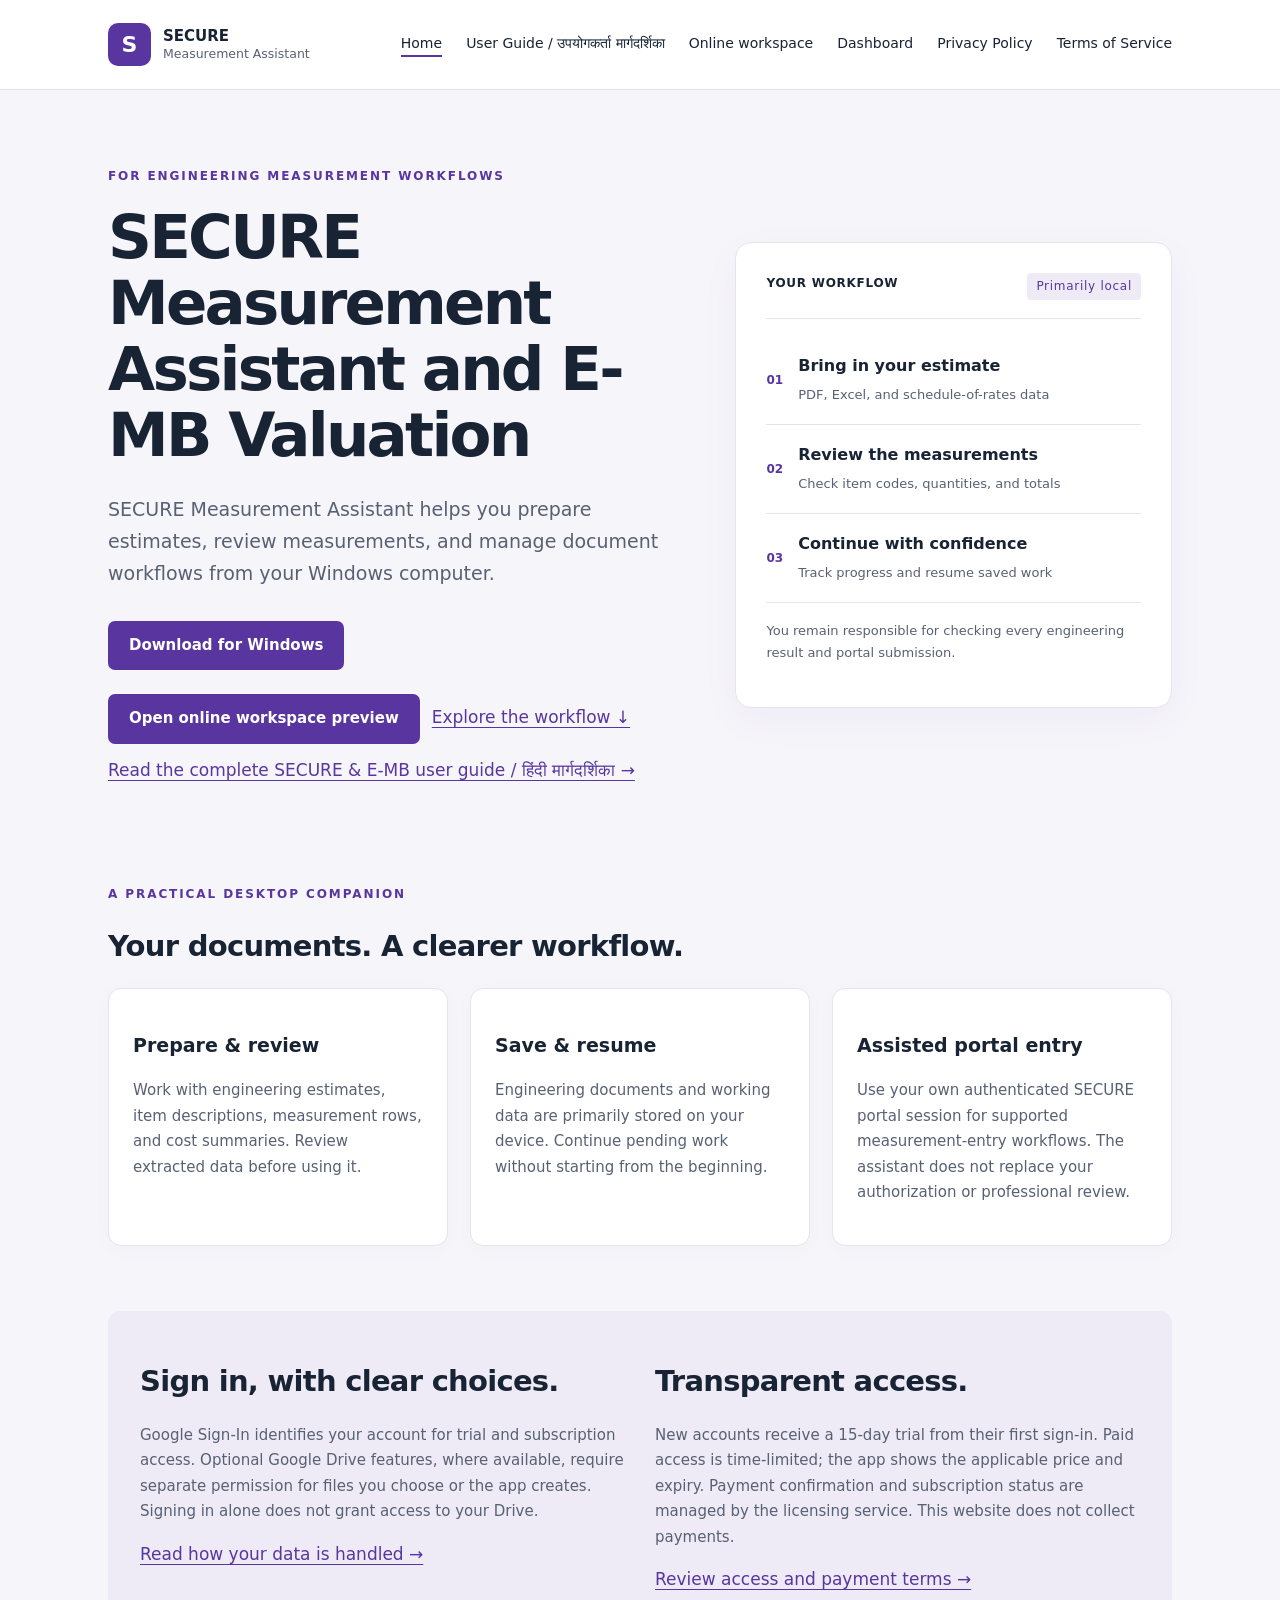
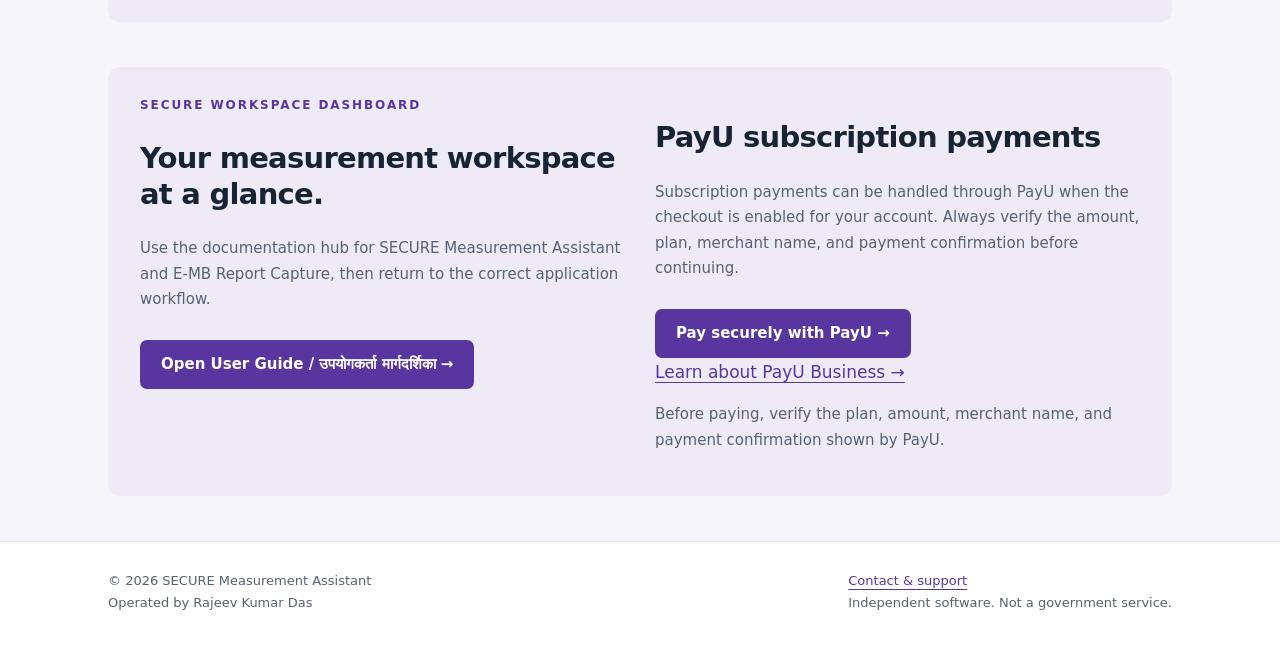
<file: index.html>
<!doctype html><html lang="en"><head><meta charset="utf-8"><meta name="viewport" content="width=device-width,initial-scale=1"><meta name="description" content="Home — SECURE Measurement Assistant, a Windows engineering measurement and estimate workflow assistant."><title>Home | SECURE Measurement Assistant</title><link rel="canonical" href="https://securemeasurementassistant.info/"><link rel="stylesheet" href="./styles.css"><meta name="theme-color" content="#126958"></head><body><a class="skip" href="#main">Skip to content</a><header><div class="wrap"><a class="brand" href="./"><span class="mark" aria-hidden="true">S</span><span>SECURE<small>Measurement Assistant</small></span></a><nav aria-label="Main navigation"><a aria-current="page" href="./">Home</a><a href="./guide/">User Guide / उपयोगकर्ता मार्गदर्शिका</a><a href="./app/">Online workspace</a><a href="#dashboard">Dashboard</a><a  href="./privacy/">Privacy Policy</a><a  href="./terms/">Terms of Service</a></nav></div></header><main id="main" class="wrap"><div class="hero"><div><div class="eyebrow">For engineering measurement workflows</div><h1>SECURE Measurement Assistant and E-MB Valuation</h1><p class="lead">SECURE Measurement Assistant helps you prepare estimates, review measurements, and manage document workflows from your Windows computer.</p><a class="button" href="https://github.com/rajeevkumardas7-del/secure-measurement-assistant-website/releases/latest">Download for Windows</a><a class="button" href="./app/">Open online workspace preview</a><a href="#how-it-works">Explore the workflow ↓</a><br><a href="./guide/">Read the complete SECURE & E-MB user guide / हिंदी मार्गदर्शिका →</a></div><aside class="sheet" aria-label="Workflow overview"><div class="sheet-top"><strong>YOUR WORKFLOW</strong><span class="pill">Primarily local</span></div><ol class="steps"><li><div><strong>Bring in your estimate</strong><span>PDF, Excel, and schedule-of-rates data</span></div></li><li><div><strong>Review the measurements</strong><span>Check item codes, quantities, and totals</span></div></li><li><div><strong>Continue with confidence</strong><span>Track progress and resume saved work</span></div></li></ol><p class="note">You remain responsible for checking every engineering result and portal submission.</p></aside></div><section id="how-it-works"><div class="eyebrow">A practical desktop companion</div><h2>Your documents. A clearer workflow.</h2><div class="grid"><article class="card"><h3>Prepare & review</h3><p>Work with engineering estimates, item descriptions, measurement rows, and cost summaries. Review extracted data before using it.</p></article><article class="card"><h3>Save & resume</h3><p>Engineering documents and working data are primarily stored on your device. Continue pending work without starting from the beginning.</p></article><article class="card"><h3>Assisted portal entry</h3><p>Use your own authenticated SECURE portal session for supported measurement-entry workflows. The assistant does not replace your authorization or professional review.</p></article></div></section><div class="band"><div><h2>Sign in, with clear choices.</h2><p>Google Sign-In identifies your account for trial and subscription access. Optional Google Drive features, where available, require separate permission for files you choose or the app creates. Signing in alone does not grant access to your Drive.</p><a href="privacy/">Read how your data is handled →</a></div><div><h2>Transparent access.</h2><p>New accounts receive a 15-day trial from their first sign-in. Paid access is time-limited; the app shows the applicable price and expiry. Payment confirmation and subscription status are managed by the licensing service. This website does not collect payments.</p><a href="terms/">Review access and payment terms →</a></div></div><section id="dashboard" class="band"><div><div class="eyebrow">SECURE WORKSPACE DASHBOARD</div><h2>Your measurement workspace at a glance.</h2><p>Use the documentation hub for SECURE Measurement Assistant and E-MB Report Capture, then return to the correct application workflow.</p><a class="button" href="./guide/">Open User Guide / उपयोगकर्ता मार्गदर्शिका →</a></div><div><h2>PayU subscription payments</h2><p>Subscription payments can be handled through PayU when the checkout is enabled for your account. Always verify the amount, plan, merchant name, and payment confirmation before continuing.</p><a class="button" href="./payment/">Pay securely with PayU →</a><br><a href="https://payu.in/business" target="_blank" rel="noopener">Learn about PayU Business →</a><p class="note">Before paying, verify the plan, amount, merchant name, and payment confirmation shown by PayU.</p></div></section></main><footer><div class="wrap"><div>© 2026 SECURE Measurement Assistant<br>Operated by Rajeev Kumar Das</div><div><a href="mailto:rajeevkumardas7@gmail.com">Contact & support</a><br>Independent software. Not a government service.</div></div></footer></body></html>
</file>
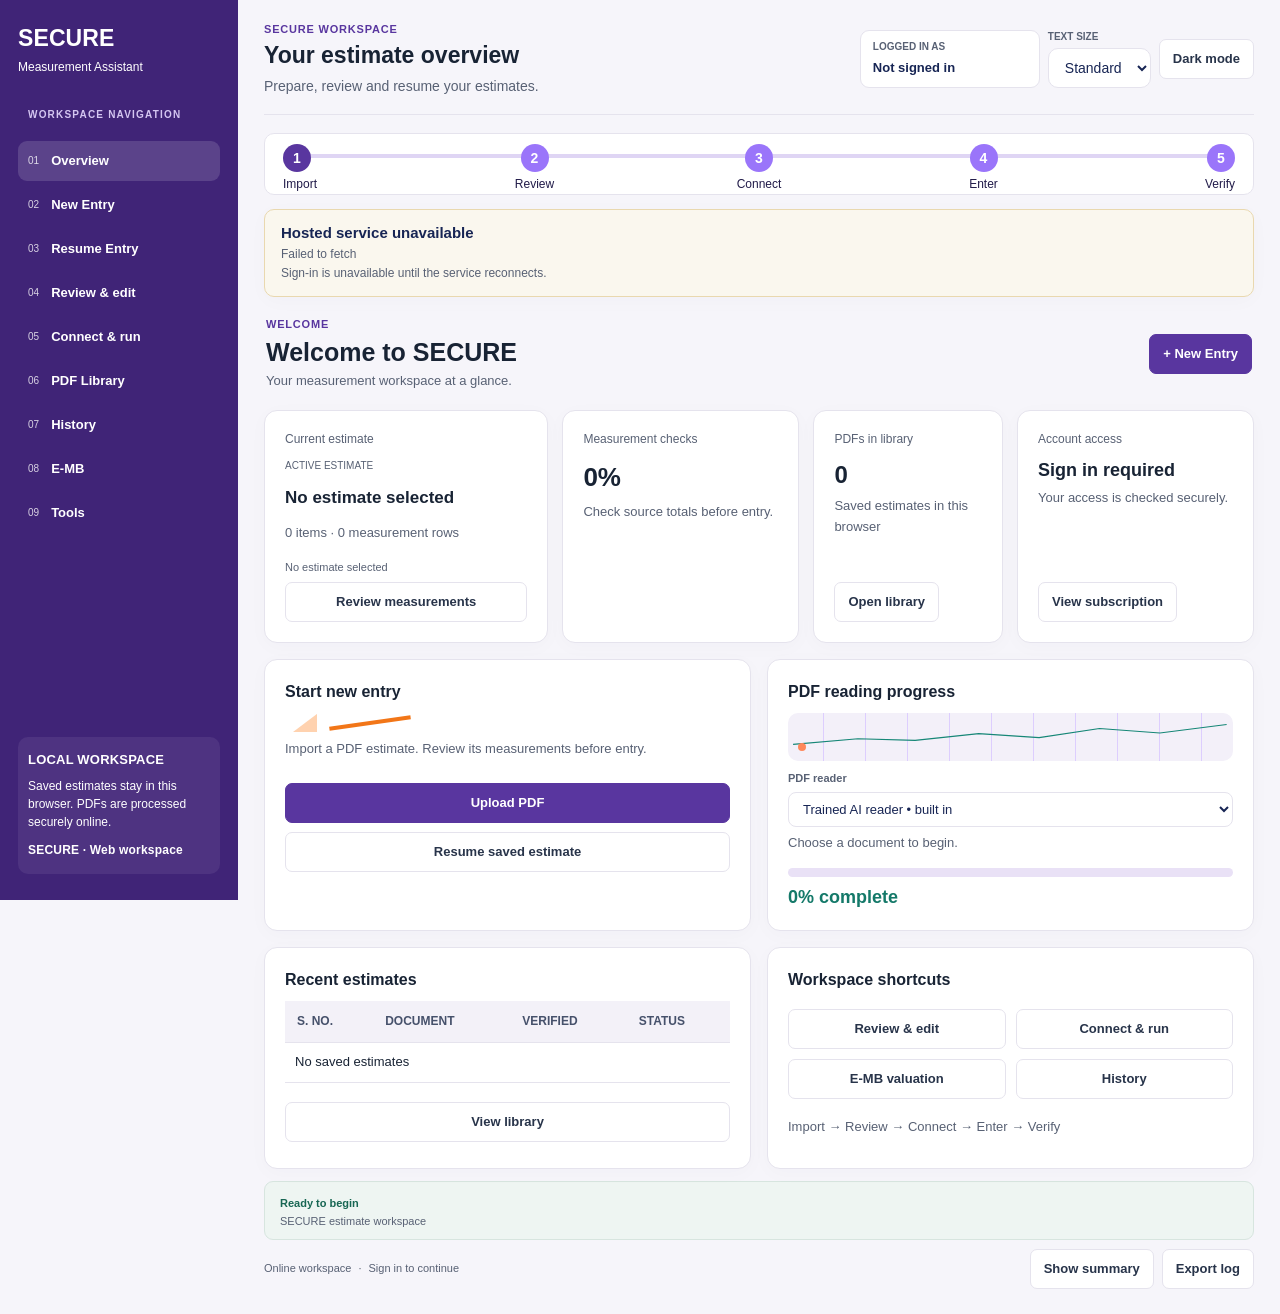
<file: app/index.html>
<!doctype html>
<html lang="en">
<head>
  <meta charset="utf-8"><meta name="viewport" content="width=device-width,initial-scale=1">
  <meta name="description" content="SECURE Measurement Assistant and E-MB workspace">
  <title>SECURE Measurement Assistant</title><link rel="stylesheet" href="app.css"><link rel="stylesheet" href="workspace.css">
</head>
<body>
  <a class="skip-link" href="#main">Skip to workspace</a>
  <aside class="rail">
    <a class="brand" href="../" aria-label="SECURE Measurement Assistant"><b>S</b><span>SECURE<small>Measurement Assistant</small></span></a>
    <p class="nav-label">WORKSPACE NAVIGATION</p><nav aria-label="Workspace">
      <button class="active" data-page="overview">Overview</button>
      <button data-page="new">New Entry</button>
      <button data-page="resume">Resume Entry</button>
      <button data-page="review">Review &amp; edit</button>
      <button data-page="connect">Connect &amp; run</button>
      <button data-page="library">PDF Library</button>
      <button data-page="history">History</button>
      <button data-page="emb">E-MB</button>
      <button data-page="tools">Tools</button>
    </nav>
    <div class="rail-footer"><span>LOCAL WORKSPACE</span><p>Saved estimates stay in this browser. PDFs are processed securely online.</p><small>SECURE · Web workspace</small></div>
  </aside>

  <main id="main" tabindex="-1">
    <header class="topbar">
      <div><p class="eyebrow">SECURE WORKSPACE</p><h1 id="title">Your estimate overview</h1><p class="subtitle">Prepare, review and resume your estimates.</p></div>
      <div class="account-area"><div class="account-card"><small>LOGGED IN AS</small><strong id="signed-in">Not signed in</strong></div><label class="text-size">TEXT SIZE<select id="text-size" aria-label="Text size"><option value="standard">Standard</option><option value="small">Small</option><option value="large">Large</option></select></label><button id="theme" aria-pressed="false">Dark mode</button></div>
    </header>

    <div class="workflow" aria-label="Estimate workflow">
      <div class="workflow-line" id="workflow-line"></div>
      <span class="step current"><b>1</b><span>Import</span></span><span class="step"><b>2</b><span>Review</span></span><span class="step"><b>3</b><span>Connect</span></span><span class="step"><b>4</b><span>Enter</span></span><span class="step"><b>5</b><span>Verify</span></span>
    </div>

    <section class="notice" aria-live="polite"><div class="notice-copy"><strong id="service">Checking service…</strong><p id="service-detail">Connecting to the SECURE workspace.</p><p id="access">Checking sign-in and access.</p><div id="payment-options" hidden><strong>Choose an access option</strong><p>₹100 for one month or ₹20 for one completed task. Use your signed-in Google email. Access opens after PayU payment verification.</p><div class="payment-buttons"><button id="subscribe" class="primary">Subscribe ₹100/month</button><button id="one-task">One task ₹20</button><button id="show-qr">Show PayU QR</button></div><div id="qr-panel" hidden><label>QR payment option<select id="qr-kind"><option value="monthly">Monthly subscription — ₹100</option><option value="task">One completed task — ₹20</option></select></label><img id="payu-qr" alt="PayU checkout QR code" hidden><p id="qr-status" role="status"></p></div></div></div><div class="notice-actions"><div id="google-button"></div><button id="signout" hidden>Sign out</button></div></section>

    <section class="page" id="page-overview" data-heading="Your estimate overview">
      <div class="welcome-strip"><div><p class="eyebrow">WELCOME</p><h2 id="welcome">Welcome to SECURE</h2><p>Your measurement workspace at a glance.</p></div><button class="primary" data-page="new">+ New Entry</button></div>
      <div class="overview-metrics">
<section class="card accent-teal"><h2>Current estimate</h2><small class="label">ACTIVE ESTIMATE</small><strong id="current-name">No estimate selected</strong><p id="current-detail">0 items · 0 measurement rows</p><div class="estimate-state"><span id="current-state">No estimate selected</span></div><button class="wide" data-page="review">Review measurements</button></section><section class="card accent-orange"><h2>Measurement checks</h2><div class="metric" id="verified-count">0%</div><p id="check-detail">Check source totals before entry.</p></section><section class="card"><h2>PDFs in library</h2><strong class="metric-value" id="library-count">0</strong><p>Saved estimates in this browser</p><button data-page="library">Open library</button></section><section class="card"><h2>Account access</h2><strong class="metric-value" id="overview-access">Sign in required</strong><p id="overview-countdown">Your access is checked securely.</p><button id="view-access">View subscription</button></section></div>
      <div class="overview-panels"><section class="card accent-violet"><h2>Start new entry</h2><div class="estimate-mark" aria-hidden="true"><span></span><i></i></div><p>Import a PDF estimate. Review its measurements before entry.</p><button class="primary wide" data-page="new">Upload PDF</button><button class="wide" data-page="resume">Resume saved estimate</button></section><section class="card accent-blue"><h2>PDF reading progress</h2><div class="line-chart" aria-hidden="true"><span class="chart-dot"></span><svg viewBox="0 0 700 60" preserveAspectRatio="none"><path d="M8 43 L110 33 L200 36 L300 24 L395 31 L490 15 L585 23 L690 8"/></svg></div><label class="reader-choice">PDF reader<select id="reader-mode"><option value="custom_ai">Trained AI reader • built in</option><option value="standard">Standard PDF reader</option></select></label><p id="reader-status">Choose a document to begin.</p><div class="meter"><span id="reader-meter"></span></div><strong class="progress-label" id="reader-count">0% complete</strong></section><section class="card accent-blue recent-card"><h2>Recent estimates</h2><div class="table-scroll"><table><thead><tr><th>S. NO.</th><th>DOCUMENT</th><th>VERIFIED</th><th>STATUS</th></tr></thead><tbody id="recent-estimates"><tr><td colspan="4">No saved estimates</td></tr></tbody></table></div><button class="wide" data-page="library">View library</button></section><section class="card"><h2>Workspace shortcuts</h2><div class="shortcut-grid"><button data-page="review">Review &amp; edit</button><button data-page="connect">Connect &amp; run</button><button data-page="emb">E-MB valuation</button><button data-page="history">History</button></div><p>Import → Review → Connect → Enter → Verify</p></section></div>
    </section>

    <section class="page" id="page-new" data-heading="New Entry" hidden>
      <section class="card accent-violet"><h2>Start new entry</h2><p>Import a PDF estimate. Review its measurements before entry.</p><label class="file-pick">Choose estimate PDF<input type="file" id="pdf-file" accept="application/pdf,.pdf"></label><button id="read-pdf" class="primary" disabled>Read PDF</button><p id="pdf-status" role="status"></p><div class="meter"><span id="new-reader-meter"></span></div></section>
    </section>

    <section class="page" id="page-resume" data-heading="Resume Entry" hidden><section class="card"><h2>Resume saved estimate</h2><p>Open an estimate saved in this browser to continue its review.</p><div id="resume-list" class="saved-list">No saved estimates.</div></section></section>
    <section class="page" id="page-review" data-heading="Review & edit" hidden><section class="card"><h2>Review measurements</h2><p>Compare every extracted item and measurement with the source PDF before continuing.</p><div class="review-tools"><label>Search item code or description<input id="review-search" type="search" placeholder="Search estimate"></label><button id="save-review" class="primary" disabled>Save changes</button><span id="review-state" role="status"></span></div><div id="pdf-review"></div></section></section>
    <section class="page" id="page-connect" data-heading="Connect & run" hidden><section class="card accent-orange"><h2>Connect to the selected SECURE work</h2><p id="connect-status">Sign in, open the matching work and verify the estimate before starting automation.</p><p class="subtle">The hosted portal worker is not connected to the desktop browser automation yet. No portal data is entered from this page.</p><button disabled>Open hosted browser — unavailable</button></section></section>
    <section class="page" id="page-library" data-heading="PDF Library" hidden><section class="card"><h2>PDF Library</h2><p>Saved estimates available in this browser.</p><div id="library-list" class="saved-list">No saved estimates.</div></section></section>
    <section class="page" id="page-history" data-heading="History" hidden><section class="card"><h2>Estimate history</h2><div class="table-scroll"><table><thead><tr><th>S. NO.</th><th>ESTIMATE</th><th>ITEMS</th><th>MEASUREMENTS</th><th>LAST SAVED</th></tr></thead><tbody id="history-list"><tr><td colspan="5">No saved estimates</td></tr></tbody></table></div></section></section>

    <section class="page" id="page-emb" data-heading="E-MB" hidden>
      <section class="card accent-teal"><h2>Full Valuation</h2><p>Review activity and remaining quantity, edit New Qty, and calculate totals.</p>
        <fieldset id="editor" disabled><div class="fields"><label>Work code<input id="work-code" maxlength="128"></label><label>Total person days<input id="days" inputmode="decimal" value="0"></label><label>Current daily labour wage (₹)<input id="wage" inputmode="decimal" value="300"></label></div>
        <div class="table-scroll"><table><thead><tr><th>S. No.</th><th>Item code</th><th>Activity</th><th>Remaining Qty</th><th>New Qty</th><th>Unit rate</th><th>Labour rate</th><th>Amount</th><th>Labour amount</th><th>Action</th></tr></thead><tbody id="rows"></tbody></table></div>
        <div class="actions"><button id="add">Add activity</button><button id="calculate" class="primary">Calculate totals</button><button id="export" disabled>Export calculation</button></div></fieldset>
        <div id="totals" class="totals" aria-live="polite">No calculation yet.</div><p id="errors" role="alert"></p>
      </section>
    </section>
    <section class="page" id="page-tools" data-heading="Tools" hidden><section class="card"><h2>Tools &amp; PDF compressor</h2><p>Use the Windows application for document utilities that are not available in the website workspace.</p><a class="download-link" href="../download/">Open Windows application downloads</a></section></section>

    <div class="statusbar"><div><strong id="status-title">Ready to begin</strong><p id="status-detail">SECURE estimate workspace</p></div></div>
    <footer><span>Online workspace</span><span>·</span><span id="footer-access">Sign in to continue</span><span class="footer-actions"><button data-page="history">Show summary</button><button id="export-log">Export log</button></span></footer>
  </main>
  <script src="app.js" defer></script><script src="pdf.js" defer></script>
</body>
</html>
</file>
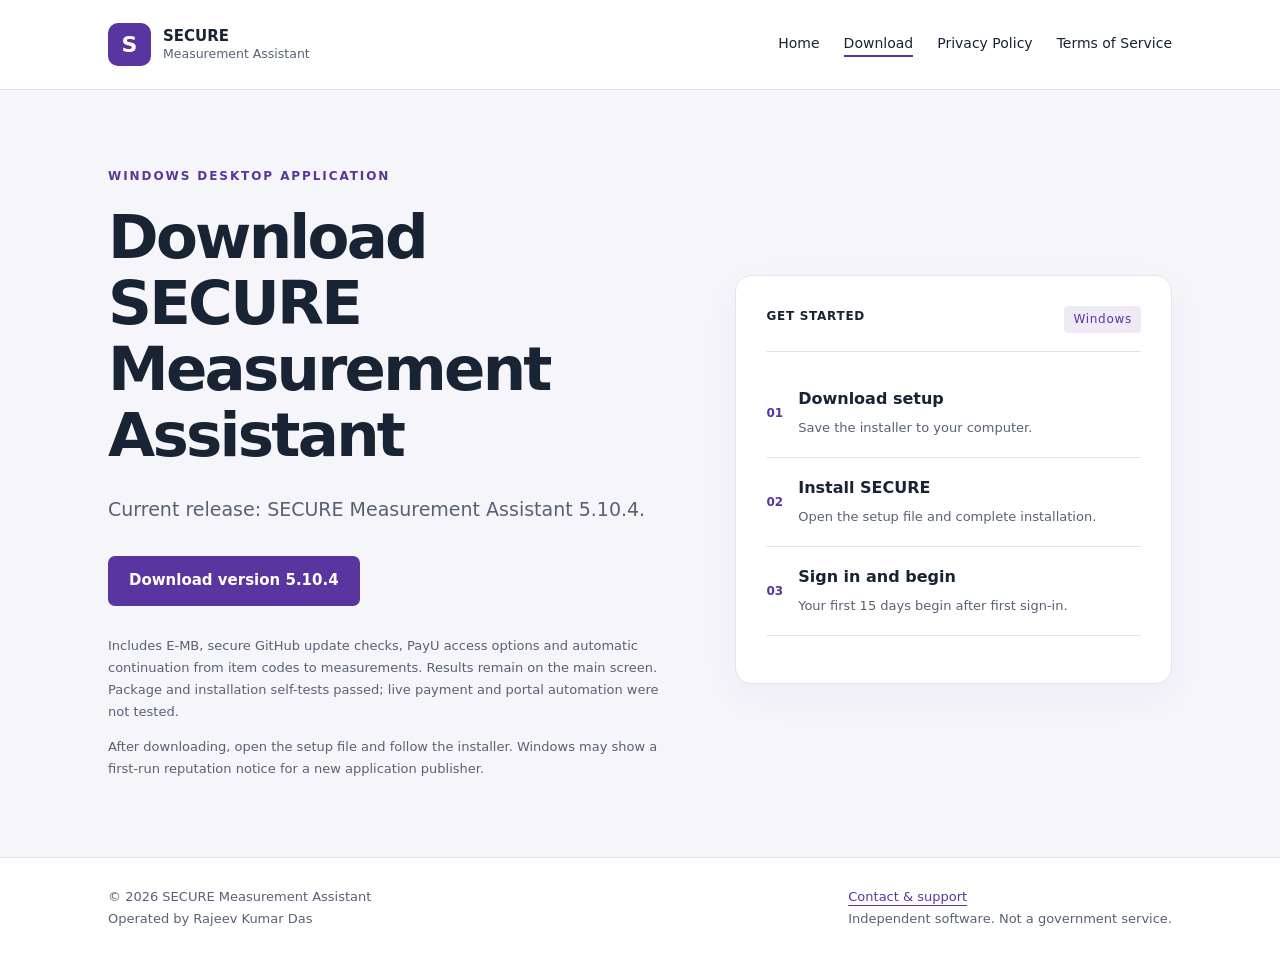
<file: download/index.html>
<!doctype html>
<html lang="en"><head><meta charset="utf-8"><meta name="viewport" content="width=device-width,initial-scale=1"><meta name="description" content="Download SECURE Measurement Assistant for Windows."><title>Download | SECURE Measurement Assistant</title><link rel="canonical" href="https://securemeasurementassistant.info/download/"><link rel="stylesheet" href="../styles.css"><meta name="theme-color" content="#126958"></head><body><a class="skip" href="#main">Skip to content</a><header><div class="wrap"><a class="brand" href="../"><span class="mark" aria-hidden="true">S</span><span>SECURE<small>Measurement Assistant</small></span></a><nav aria-label="Main navigation"><a href="../">Home</a><a aria-current="page" href="./">Download</a><a href="../privacy/">Privacy Policy</a><a href="../terms/">Terms of Service</a></nav></div></header><main id="main" class="wrap"><section class="hero"><div><div class="eyebrow">Windows desktop application</div><h1>Download SECURE<br>Measurement Assistant</h1><p class="lead" id="release-summary">Loading the latest verified release…</p><p><a class="button" id="download-button" href="../">Download for Windows</a></p><p class="note" id="release-details">Please wait while release details load.</p><p class="note">After downloading, open the setup file and follow the installer. Windows may show a first-run reputation notice for a new application publisher.</p></div><aside class="sheet" aria-label="Download steps"><div class="sheet-top"><strong>GET STARTED</strong><span class="pill">Windows</span></div><ol class="steps"><li><div><strong>Download setup</strong><span>Save the installer to your computer.</span></div></li><li><div><strong>Install SECURE</strong><span>Open the setup file and complete installation.</span></div></li><li><div><strong>Sign in and begin</strong><span>Your first 15 days begin after first sign-in.</span></div></li></ol></aside></section></main><footer><div class="wrap"><div>© 2026 SECURE Measurement Assistant<br>Operated by Rajeev Kumar Das</div><div><a href="mailto:rajeevkumardas7@gmail.com">Contact & support</a><br>Independent software. Not a government service.</div></div></footer><script>(async()=>{const s=document.getElementById('release-summary'),d=document.getElementById('release-details'),b=document.getElementById('download-button');try{const r=await(await fetch('../latest.json',{cache:'no-store'})).json();if(!r.downloadUrl||!r.version)throw 0;b.href=r.downloadUrl;b.textContent='Download version '+r.version;s.textContent='Current release: SECURE Measurement Assistant '+r.version+'.';d.textContent=r.notes||'Read the release notes before installing.'}catch(_){s.textContent='The release information could not be loaded.';d.textContent='Please contact support for the current Windows installer.';b.hidden=true}})();</script></body></html>
</file>
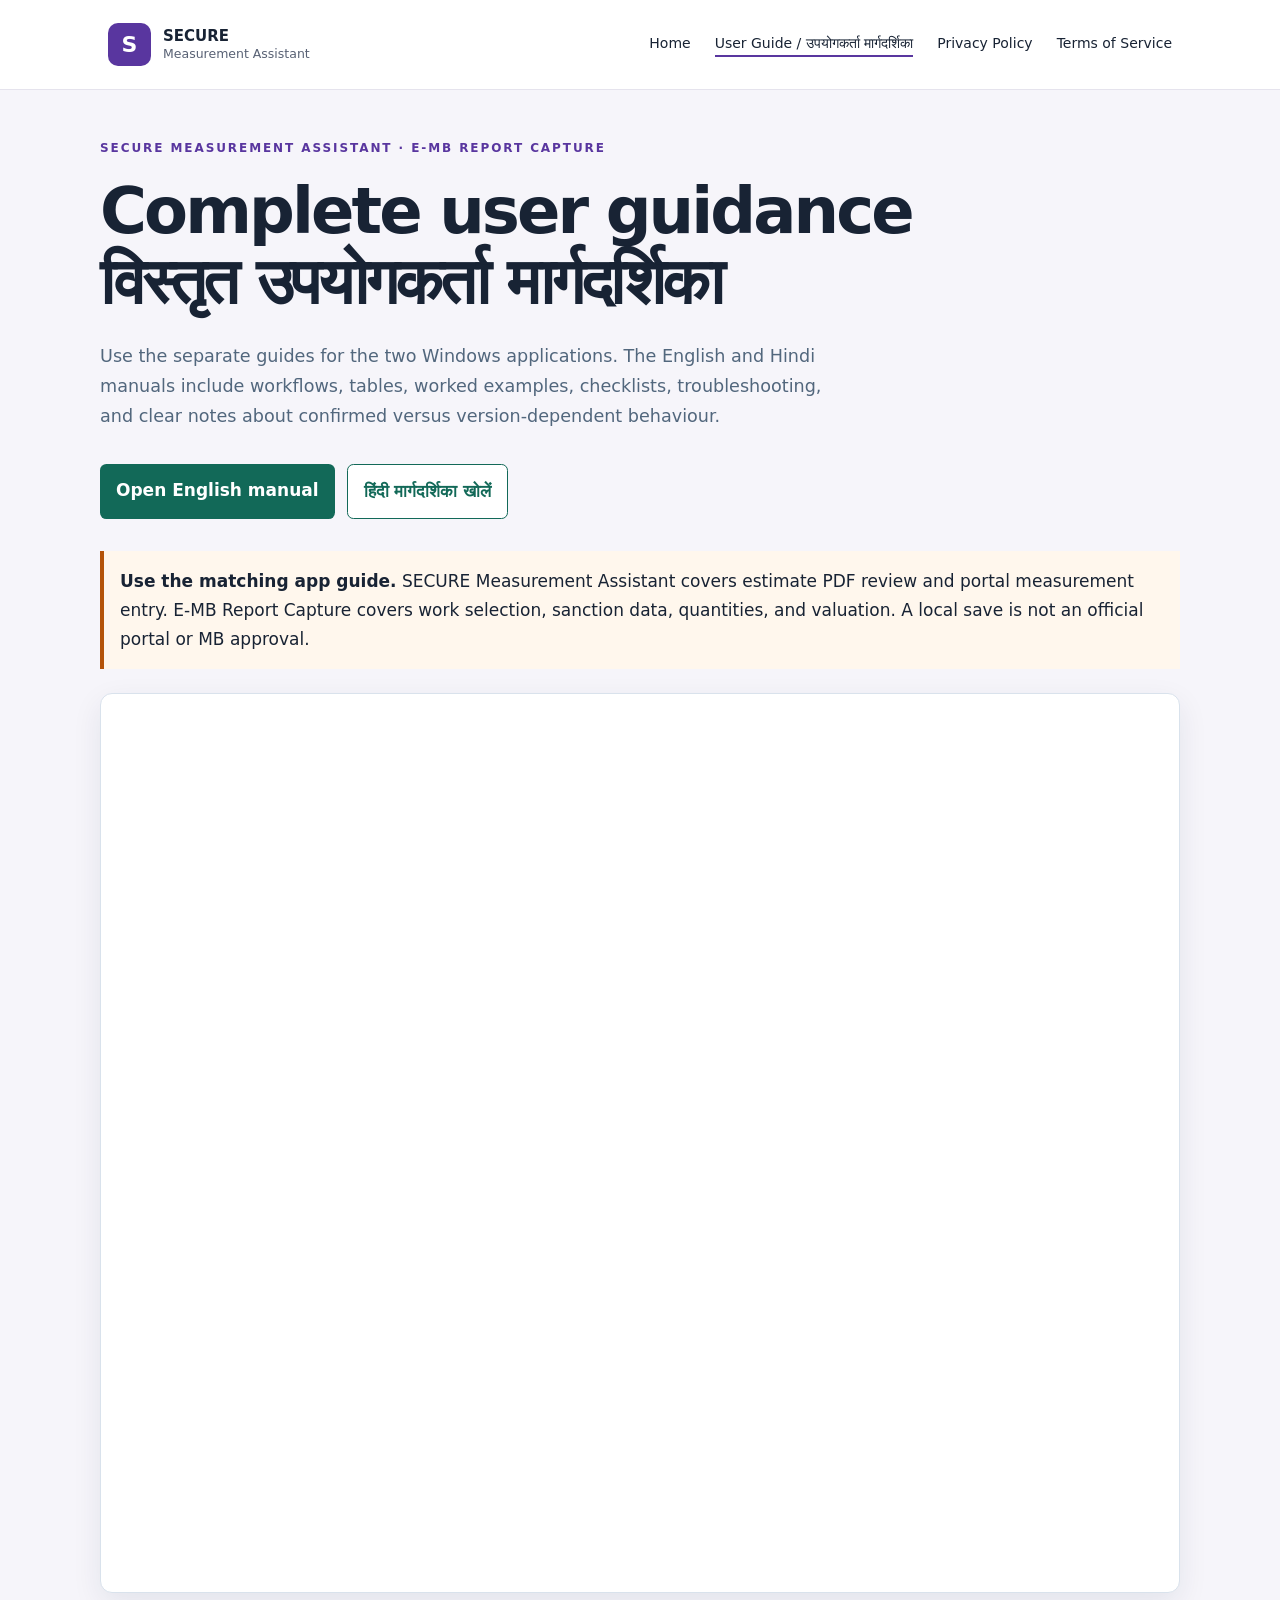
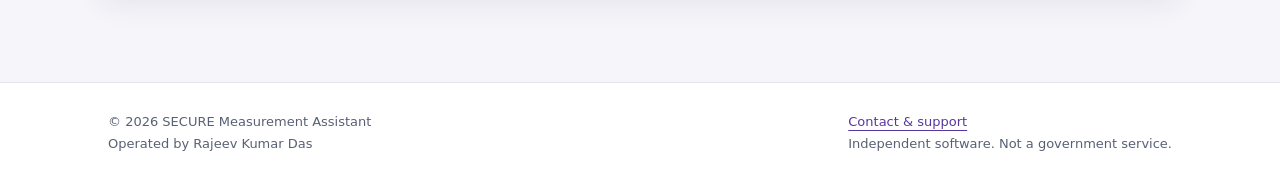
<file: guide/index.html>
<!doctype html>
<html lang="en">
<head>
<meta charset="utf-8"><meta name="viewport" content="width=device-width,initial-scale=1">
<title>User Guide | SECURE Measurement Assistant</title>
<link rel="stylesheet" href="../styles.css">
<style>
.guide-wrap{max-width:1120px;margin:auto;padding:3rem 1.25rem 5rem}.guide-wrap h1{font-size:clamp(2.2rem,5vw,4rem);line-height:1.1}.guide-intro{max-width:760px;font-size:1.1rem;color:#52677d}.guide-links{display:flex;gap:.75rem;flex-wrap:wrap;margin:2rem 0}.guide-links a{display:inline-block;background:#126958;color:#fff;padding:.75rem 1rem;border-radius:.4rem;text-decoration:none;font-weight:700}.guide-links a.alt{background:#fff;color:#126958;border:1px solid #126958}.guide-frame{width:100%;height:900px;border:1px solid #d9e2ec;border-radius:.75rem;box-shadow:0 10px 30px #102a4315;background:#fff}.notice{border-left:4px solid #b45309;background:#fff7ed;padding:1rem;margin:1.5rem 0}
</style>
</head>
<body>
<header><div class="wrap"><a class="brand" href="../"><span class="mark" aria-hidden="true">S</span><span>SECURE<small>Measurement Assistant</small></span></a><nav aria-label="Main navigation"><a href="../">Home</a><a aria-current="page" href="./">User Guide / उपयोगकर्ता मार्गदर्शिका</a><a href="../privacy/">Privacy Policy</a><a href="../terms/">Terms of Service</a></nav></div></header>
<main class="guide-wrap">
<div class="eyebrow">SECURE MEASUREMENT ASSISTANT · E-MB REPORT CAPTURE</div>
<h1>Complete user guidance<br><span lang="hi">विस्तृत उपयोगकर्ता मार्गदर्शिका</span></h1>
<p class="guide-intro">Use the separate guides for the two Windows applications. The English and Hindi manuals include workflows, tables, worked examples, checklists, troubleshooting, and clear notes about confirmed versus version-dependent behaviour.</p>
<div class="guide-links"><a href="https://secure-and-emb-user-guides.sharpboot128.chatgpt.site/" target="_blank" rel="noopener">Open English manual</a><a class="alt" href="https://secure-and-emb-user-guides.sharpboot128.chatgpt.site/hindi.html" target="_blank" rel="noopener">हिंदी मार्गदर्शिका खोलें</a></div>
<div class="notice"><strong>Use the matching app guide.</strong> SECURE Measurement Assistant covers estimate PDF review and portal measurement entry. E-MB Report Capture covers work selection, sanction data, quantities, and valuation. A local save is not an official portal or MB approval.</div>
<iframe class="guide-frame" src="https://secure-and-emb-user-guides.sharpboot128.chatgpt.site/" title="SECURE and E-MB documentation"></iframe>
</main>
<footer><div class="wrap"><div>© 2026 SECURE Measurement Assistant<br>Operated by Rajeev Kumar Das</div><div><a href="mailto:rajeevkumardas7@gmail.com">Contact & support</a><br>Independent software. Not a government service.</div></div></footer>
</body></html>
</file>
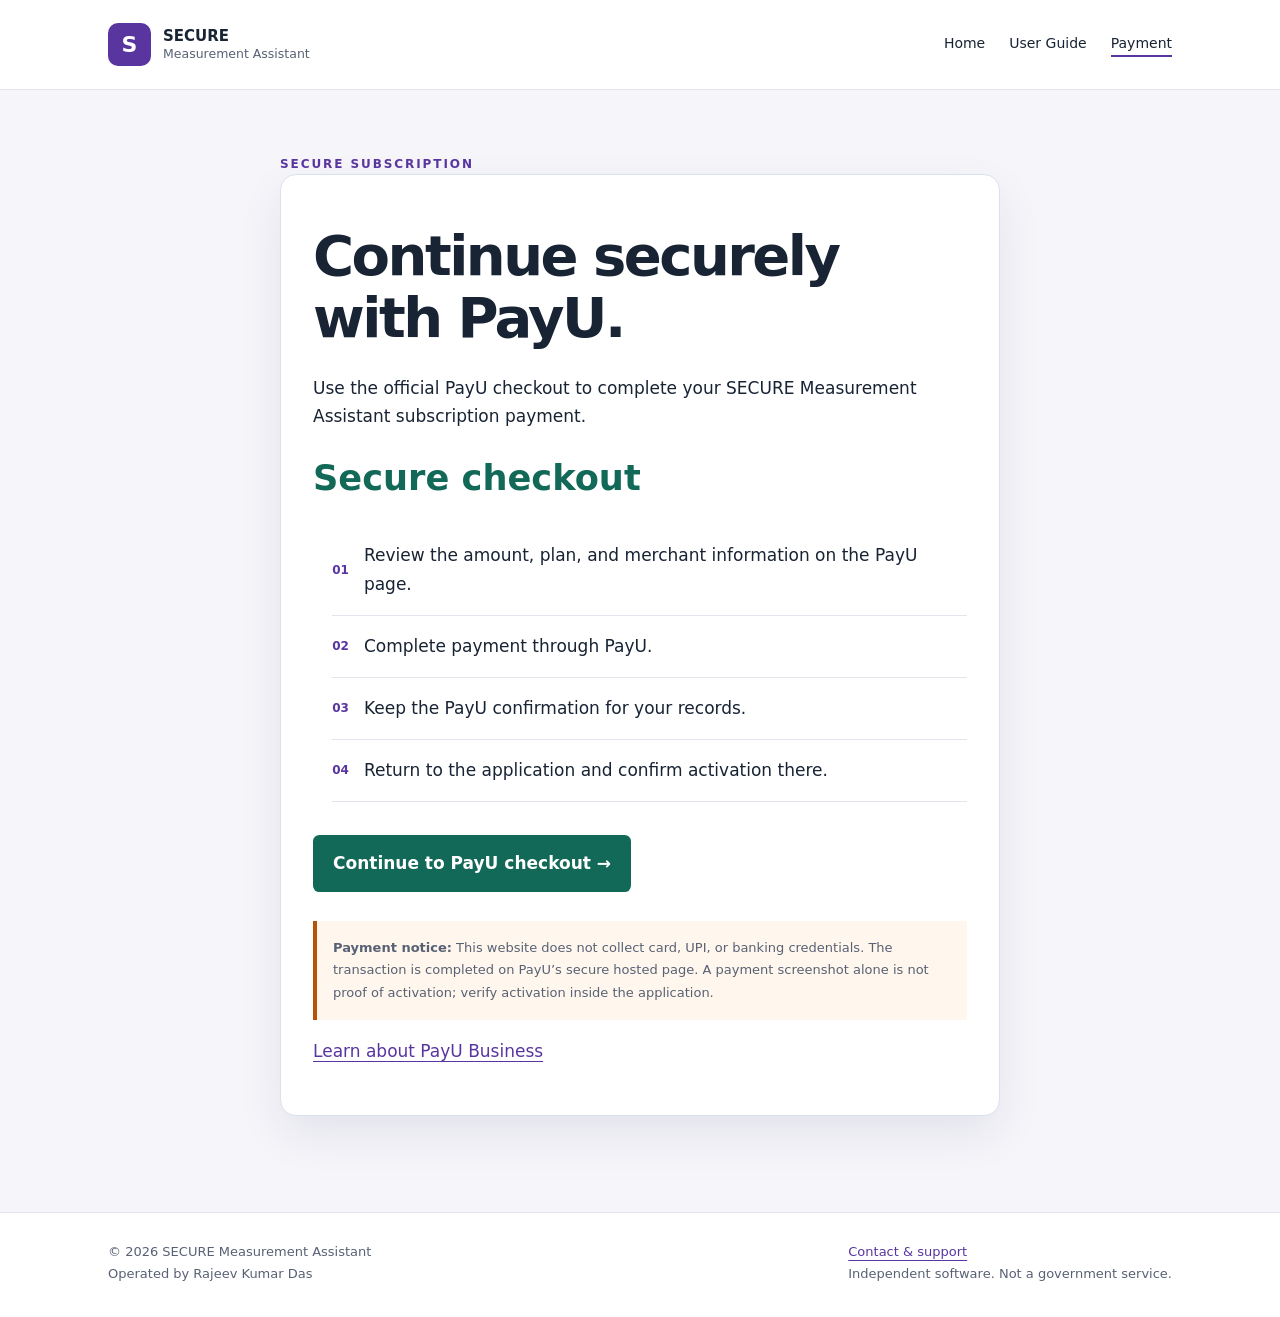
<file: payment/index.html>
<!doctype html><html lang="en"><head><meta charset="utf-8"><meta name="viewport" content="width=device-width,initial-scale=1"><title>Secure Payment | SECURE Measurement Assistant</title><link rel="stylesheet" href="../styles.css"><style>.pay-wrap{max-width:760px;margin:auto;padding:4rem 1.25rem 6rem}.pay-card{background:#fff;border:1px solid #d9e2ec;border-radius:1rem;padding:2rem;box-shadow:0 18px 45px #102a4315}.pay-card h1{font-size:clamp(2rem,5vw,3.5rem);line-height:1.1}.pay-card .price{font-size:2.2rem;font-weight:800;color:#126958}.pay-button{display:inline-block;background:#126958;color:#fff;padding:.9rem 1.25rem;border-radius:.4rem;text-decoration:none;font-weight:800;margin:1rem 0}.steps{padding-left:1.2rem}.note{border-left:4px solid #b45309;background:#fff7ed;padding:1rem}</style></head><body><header><div class="wrap"><a class="brand" href="../"><span class="mark">S</span><span>SECURE<small>Measurement Assistant</small></span></a><nav><a href="../">Home</a><a href="../guide/">User Guide</a><a href="./" aria-current="page">Payment</a></nav></div></header><main class="pay-wrap"><div class="eyebrow">SECURE SUBSCRIPTION</div><div class="pay-card"><h1>Continue securely with PayU.</h1><p>Use the official PayU checkout to complete your SECURE Measurement Assistant subscription payment.</p><div class="price">Secure checkout</div><ol class="steps"><li>Review the amount, plan, and merchant information on the PayU page.</li><li>Complete payment through PayU.</li><li>Keep the PayU confirmation for your records.</li><li>Return to the application and confirm activation there.</li></ol><a class="pay-button" href="https://u.payu.in/SJICHhgauzz1" target="_blank" rel="noopener">Continue to PayU checkout →</a><p class="note"><strong>Payment notice:</strong> This website does not collect card, UPI, or banking credentials. The transaction is completed on PayU’s secure hosted page. A payment screenshot alone is not proof of activation; verify activation inside the application.</p><p><a href="https://payu.in/business" target="_blank" rel="noopener">Learn about PayU Business</a></p></div></main><footer><div class="wrap"><div>© 2026 SECURE Measurement Assistant<br>Operated by Rajeev Kumar Das</div><div><a href="mailto:rajeevkumardas7@gmail.com">Contact & support</a><br>Independent software. Not a government service.</div></div></footer></body></html>
</file>
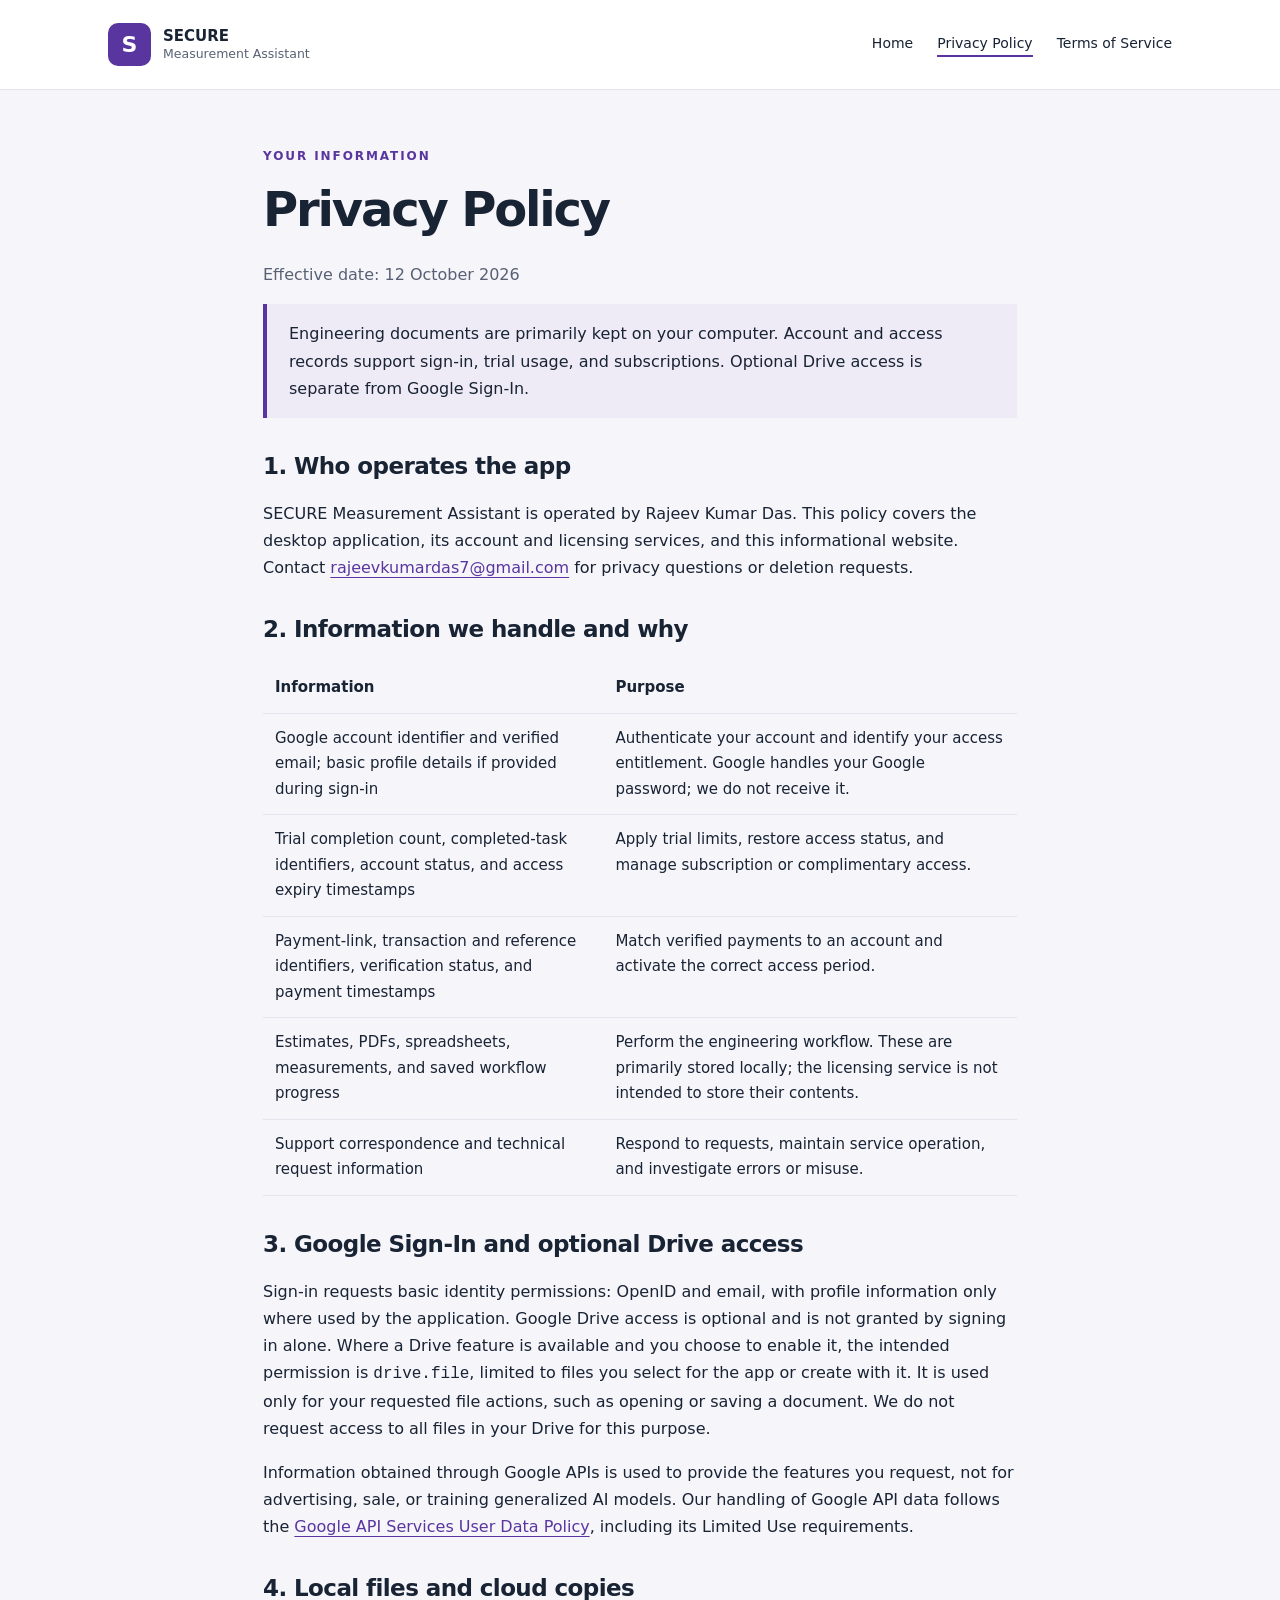
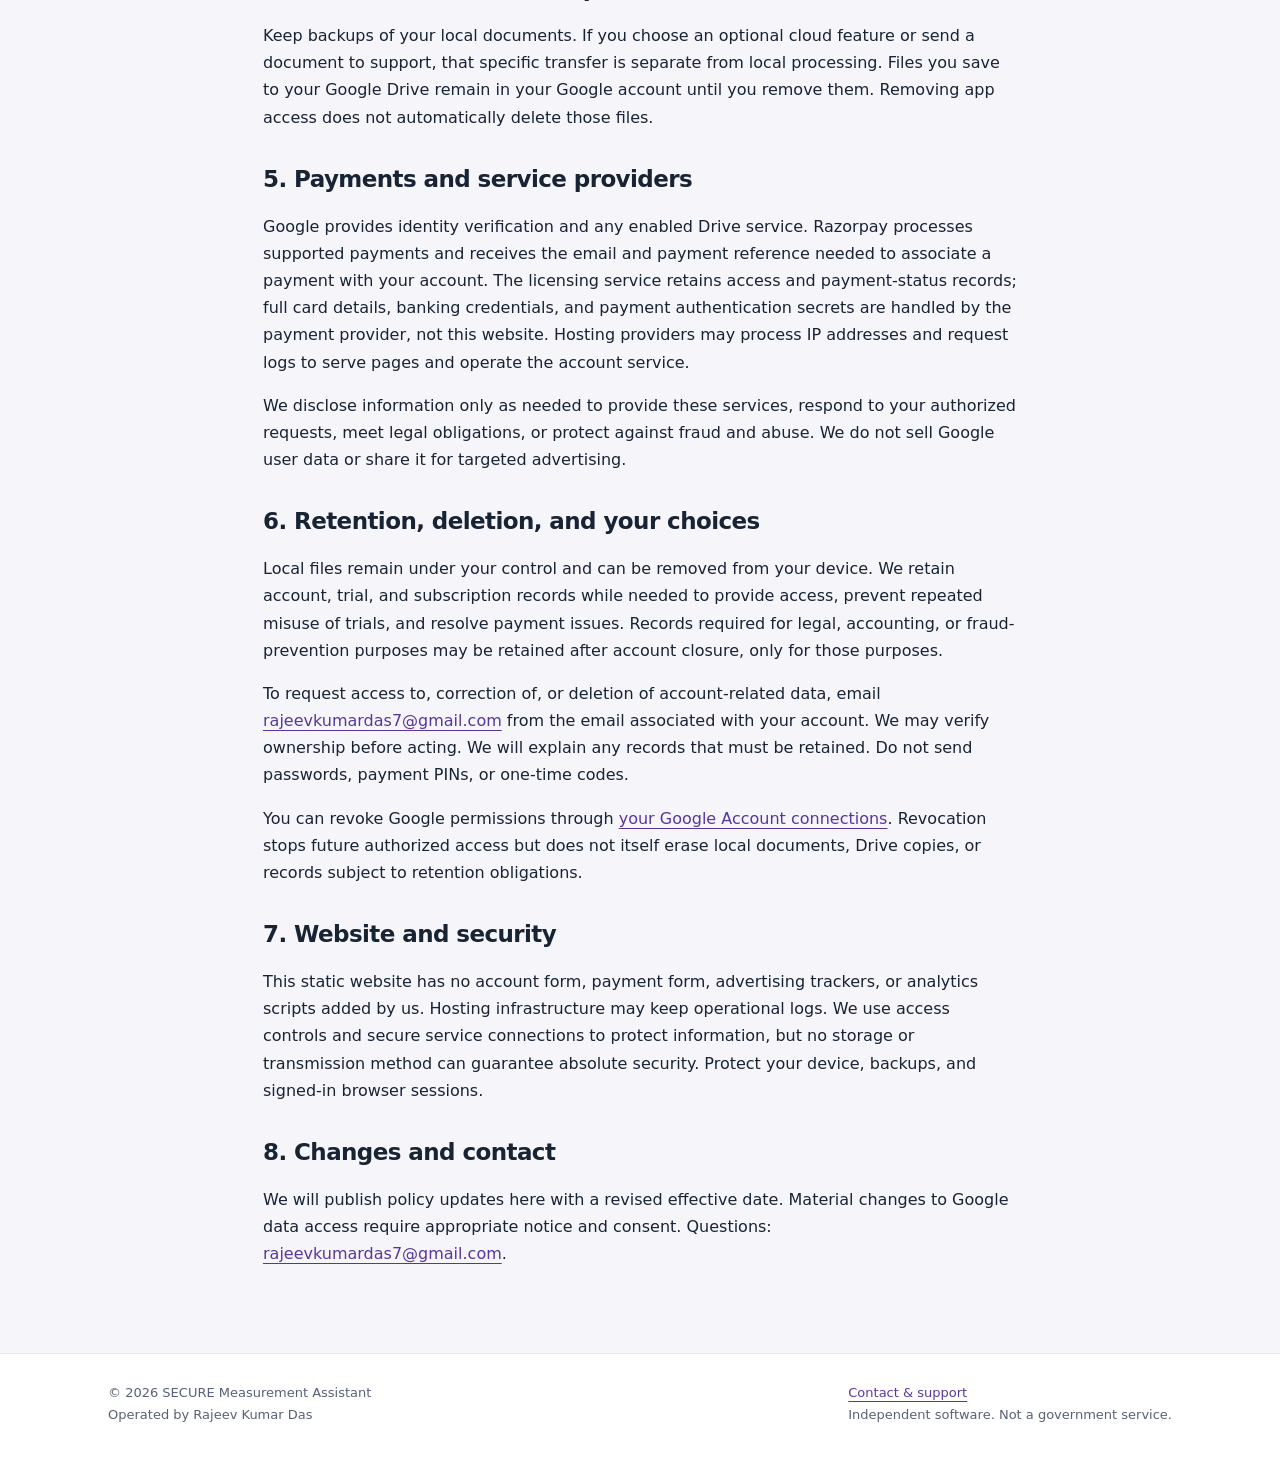
<file: privacy/index.html>
<!doctype html><html lang="en"><head><meta charset="utf-8"><meta name="viewport" content="width=device-width,initial-scale=1"><meta name="description" content="Privacy Policy — SECURE Measurement Assistant, a Windows engineering measurement and estimate workflow assistant."><title>Privacy Policy | SECURE Measurement Assistant</title><link rel="canonical" href="https://securemeasurementassistant.info/privacy/"><link rel="stylesheet" href="../styles.css"><meta name="theme-color" content="#126958"></head><body><a class="skip" href="#main">Skip to content</a><header><div class="wrap"><a class="brand" href="../"><span class="mark" aria-hidden="true">S</span><span>SECURE<small>Measurement Assistant</small></span></a><nav aria-label="Main navigation"><a  href="../">Home</a><a aria-current="page" href="../privacy/">Privacy Policy</a><a  href="../terms/">Terms of Service</a></nav></div></header><main id="main" class="wrap legal"><div class="eyebrow">Your information</div><h1>Privacy Policy</h1><p class="note">Effective date: 12 October 2026</p><p class="summary">Engineering documents are primarily kept on your computer. Account and access records support sign-in, trial usage, and subscriptions. Optional Drive access is separate from Google Sign-In.</p><h2>1. Who operates the app</h2><p>SECURE Measurement Assistant is operated by Rajeev Kumar Das. This policy covers the desktop application, its account and licensing services, and this informational website. Contact <a href="mailto:rajeevkumardas7@gmail.com">rajeevkumardas7@gmail.com</a> for privacy questions or deletion requests.</p><h2>2. Information we handle and why</h2><table><thead><tr><th>Information</th><th>Purpose</th></tr></thead><tbody><tr><td>Google account identifier and verified email; basic profile details if provided during sign-in</td><td>Authenticate your account and identify your access entitlement. Google handles your Google password; we do not receive it.</td></tr><tr><td>Trial completion count, completed-task identifiers, account status, and access expiry timestamps</td><td>Apply trial limits, restore access status, and manage subscription or complimentary access.</td></tr><tr><td>Payment-link, transaction and reference identifiers, verification status, and payment timestamps</td><td>Match verified payments to an account and activate the correct access period.</td></tr><tr><td>Estimates, PDFs, spreadsheets, measurements, and saved workflow progress</td><td>Perform the engineering workflow. These are primarily stored locally; the licensing service is not intended to store their contents.</td></tr><tr><td>Support correspondence and technical request information</td><td>Respond to requests, maintain service operation, and investigate errors or misuse.</td></tr></tbody></table><h2>3. Google Sign-In and optional Drive access</h2><p>Sign-in requests basic identity permissions: OpenID and email, with profile information only where used by the application. Google Drive access is optional and is not granted by signing in alone. Where a Drive feature is available and you choose to enable it, the intended permission is <code>drive.file</code>, limited to files you select for the app or create with it. It is used only for your requested file actions, such as opening or saving a document. We do not request access to all files in your Drive for this purpose.</p><p>Information obtained through Google APIs is used to provide the features you request, not for advertising, sale, or training generalized AI models. Our handling of Google API data follows the <a href="https://developers.google.com/terms/api-services-user-data-policy">Google API Services User Data Policy</a>, including its Limited Use requirements.</p><h2>4. Local files and cloud copies</h2><p>Keep backups of your local documents. If you choose an optional cloud feature or send a document to support, that specific transfer is separate from local processing. Files you save to your Google Drive remain in your Google account until you remove them. Removing app access does not automatically delete those files.</p><h2>5. Payments and service providers</h2><p>Google provides identity verification and any enabled Drive service. Razorpay processes supported payments and receives the email and payment reference needed to associate a payment with your account. The licensing service retains access and payment-status records; full card details, banking credentials, and payment authentication secrets are handled by the payment provider, not this website. Hosting providers may process IP addresses and request logs to serve pages and operate the account service.</p><p>We disclose information only as needed to provide these services, respond to your authorized requests, meet legal obligations, or protect against fraud and abuse. We do not sell Google user data or share it for targeted advertising.</p><h2>6. Retention, deletion, and your choices</h2><p>Local files remain under your control and can be removed from your device. We retain account, trial, and subscription records while needed to provide access, prevent repeated misuse of trials, and resolve payment issues. Records required for legal, accounting, or fraud-prevention purposes may be retained after account closure, only for those purposes.</p><p>To request access to, correction of, or deletion of account-related data, email <a href="mailto:rajeevkumardas7@gmail.com?subject=Privacy%20request">rajeevkumardas7@gmail.com</a> from the email associated with your account. We may verify ownership before acting. We will explain any records that must be retained. Do not send passwords, payment PINs, or one-time codes.</p><p>You can revoke Google permissions through <a href="https://myaccount.google.com/connections">your Google Account connections</a>. Revocation stops future authorized access but does not itself erase local documents, Drive copies, or records subject to retention obligations.</p><h2>7. Website and security</h2><p>This static website has no account form, payment form, advertising trackers, or analytics scripts added by us. Hosting infrastructure may keep operational logs. We use access controls and secure service connections to protect information, but no storage or transmission method can guarantee absolute security. Protect your device, backups, and signed-in browser sessions.</p><h2>8. Changes and contact</h2><p>We will publish policy updates here with a revised effective date. Material changes to Google data access require appropriate notice and consent. Questions: <a href="mailto:rajeevkumardas7@gmail.com">rajeevkumardas7@gmail.com</a>.</p></main><footer><div class="wrap"><div>© 2026 SECURE Measurement Assistant<br>Operated by Rajeev Kumar Das</div><div><a href="mailto:rajeevkumardas7@gmail.com">Contact & support</a><br>Independent software. Not a government service.</div></div></footer></body></html>
</file>
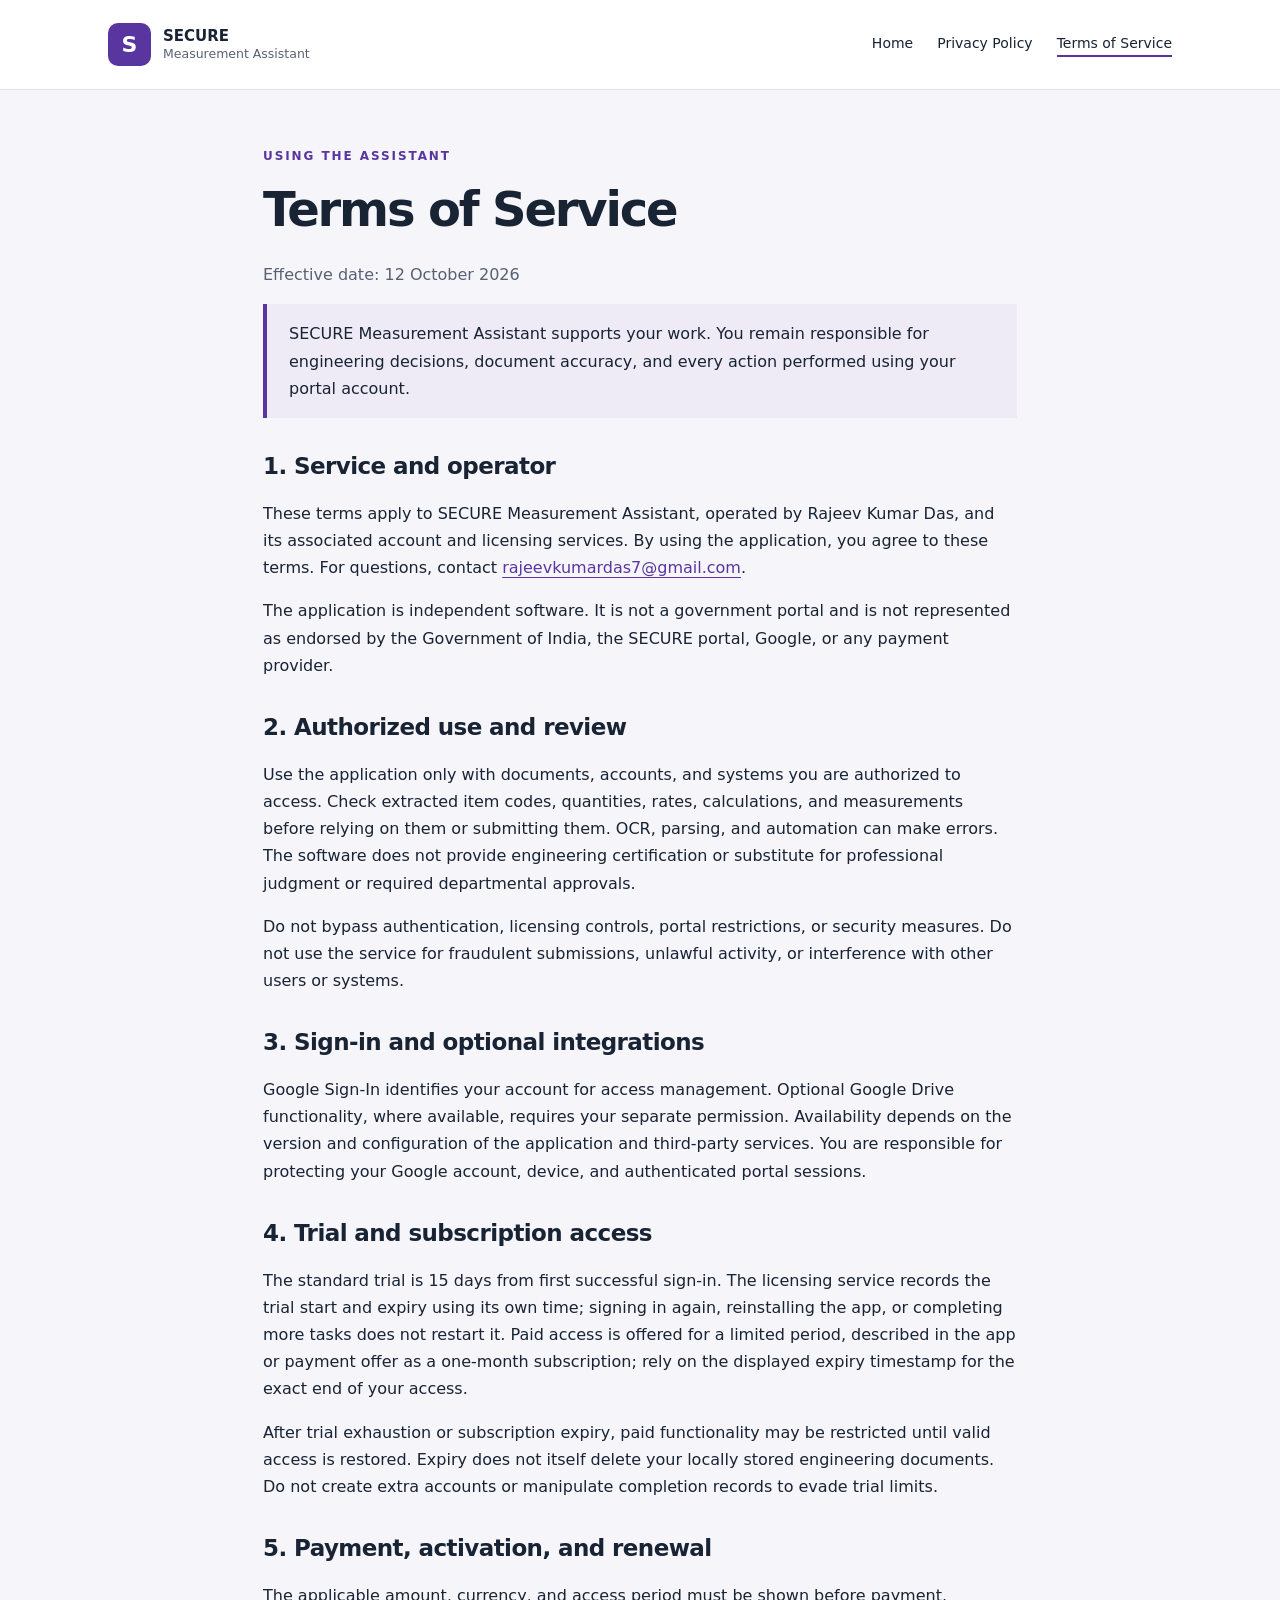
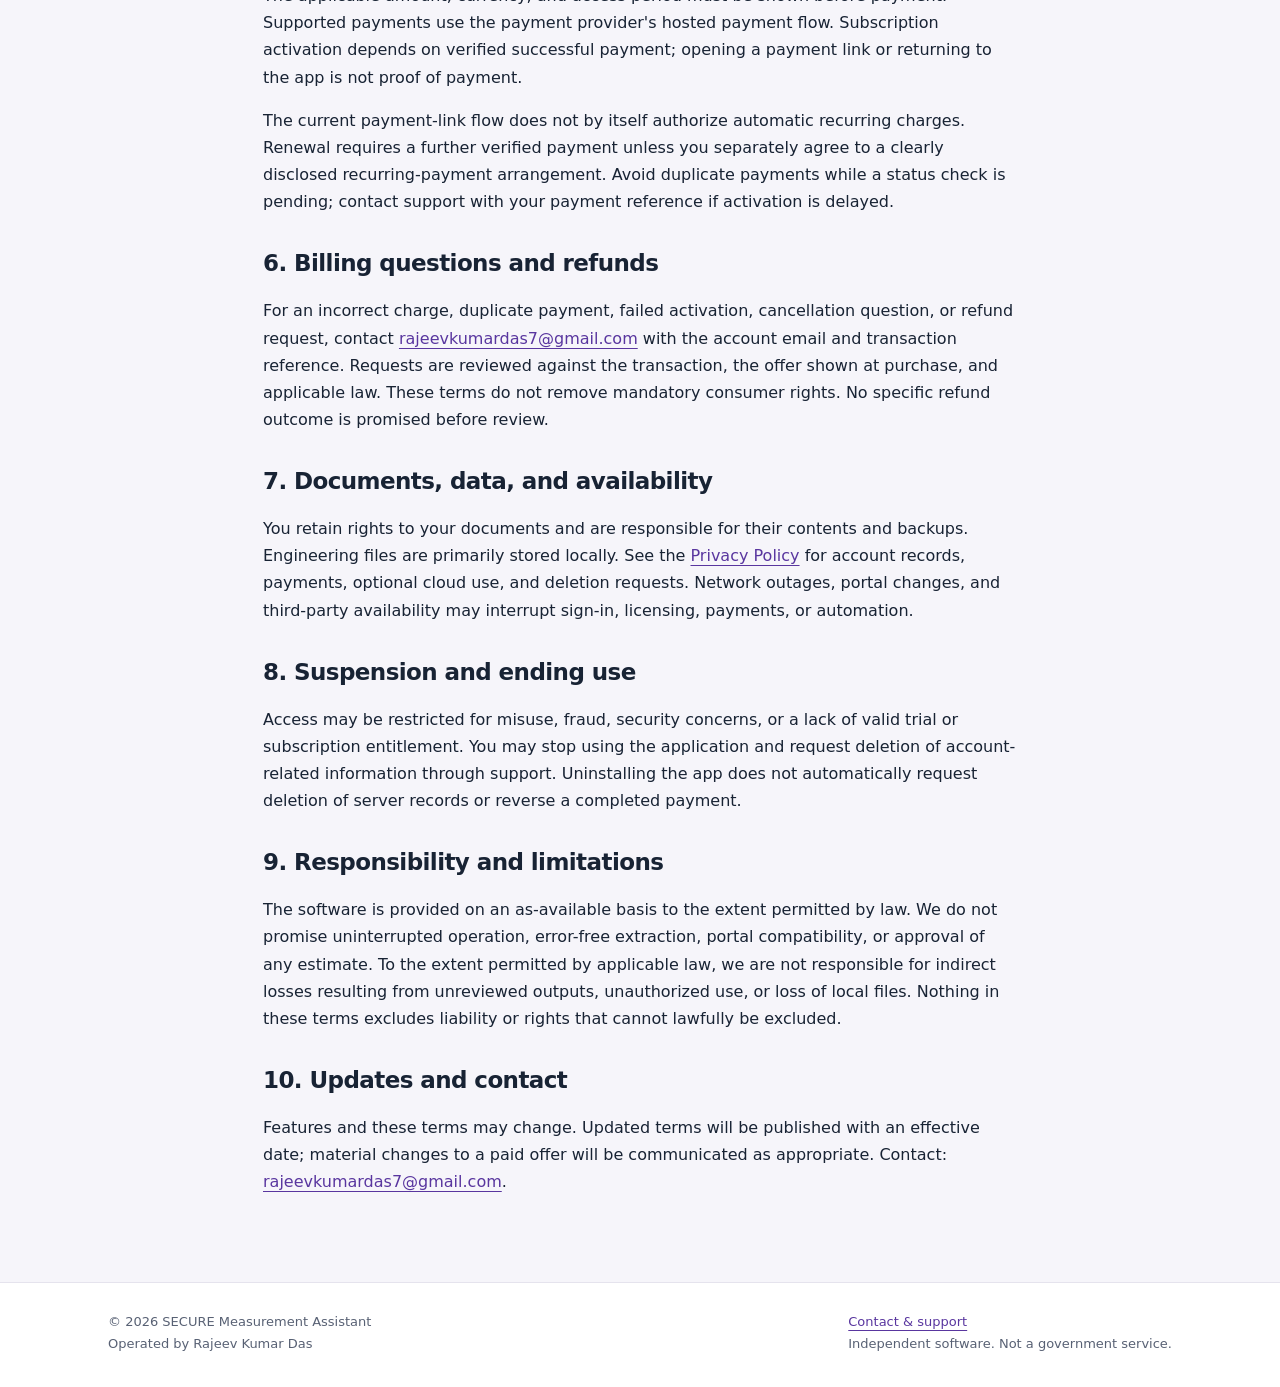
<file: terms/index.html>
<!doctype html><html lang="en"><head><meta charset="utf-8"><meta name="viewport" content="width=device-width,initial-scale=1"><meta name="description" content="Terms of Service — SECURE Measurement Assistant, a Windows engineering measurement and estimate workflow assistant."><title>Terms of Service | SECURE Measurement Assistant</title><link rel="canonical" href="https://securemeasurementassistant.info/terms/"><link rel="stylesheet" href="../styles.css"><meta name="theme-color" content="#126958"></head><body><a class="skip" href="#main">Skip to content</a><header><div class="wrap"><a class="brand" href="../"><span class="mark" aria-hidden="true">S</span><span>SECURE<small>Measurement Assistant</small></span></a><nav aria-label="Main navigation"><a  href="../">Home</a><a  href="../privacy/">Privacy Policy</a><a aria-current="page" href="../terms/">Terms of Service</a></nav></div></header><main id="main" class="wrap legal"><div class="eyebrow">Using the assistant</div><h1>Terms of Service</h1><p class="note">Effective date: 12 October 2026</p><p class="summary">SECURE Measurement Assistant supports your work. You remain responsible for engineering decisions, document accuracy, and every action performed using your portal account.</p><h2>1. Service and operator</h2><p>These terms apply to SECURE Measurement Assistant, operated by Rajeev Kumar Das, and its associated account and licensing services. By using the application, you agree to these terms. For questions, contact <a href="mailto:rajeevkumardas7@gmail.com">rajeevkumardas7@gmail.com</a>.</p><p>The application is independent software. It is not a government portal and is not represented as endorsed by the Government of India, the SECURE portal, Google, or any payment provider.</p><h2>2. Authorized use and review</h2><p>Use the application only with documents, accounts, and systems you are authorized to access. Check extracted item codes, quantities, rates, calculations, and measurements before relying on them or submitting them. OCR, parsing, and automation can make errors. The software does not provide engineering certification or substitute for professional judgment or required departmental approvals.</p><p>Do not bypass authentication, licensing controls, portal restrictions, or security measures. Do not use the service for fraudulent submissions, unlawful activity, or interference with other users or systems.</p><h2>3. Sign-in and optional integrations</h2><p>Google Sign-In identifies your account for access management. Optional Google Drive functionality, where available, requires your separate permission. Availability depends on the version and configuration of the application and third-party services. You are responsible for protecting your Google account, device, and authenticated portal sessions.</p><h2>4. Trial and subscription access</h2><p>The standard trial is 15 days from first successful sign-in. The licensing service records the trial start and expiry using its own time; signing in again, reinstalling the app, or completing more tasks does not restart it. Paid access is offered for a limited period, described in the app or payment offer as a one-month subscription; rely on the displayed expiry timestamp for the exact end of your access.</p><p>After trial exhaustion or subscription expiry, paid functionality may be restricted until valid access is restored. Expiry does not itself delete your locally stored engineering documents. Do not create extra accounts or manipulate completion records to evade trial limits.</p><h2>5. Payment, activation, and renewal</h2><p>The applicable amount, currency, and access period must be shown before payment. Supported payments use the payment provider's hosted payment flow. Subscription activation depends on verified successful payment; opening a payment link or returning to the app is not proof of payment.</p><p>The current payment-link flow does not by itself authorize automatic recurring charges. Renewal requires a further verified payment unless you separately agree to a clearly disclosed recurring-payment arrangement. Avoid duplicate payments while a status check is pending; contact support with your payment reference if activation is delayed.</p><h2>6. Billing questions and refunds</h2><p>For an incorrect charge, duplicate payment, failed activation, cancellation question, or refund request, contact <a href="mailto:rajeevkumardas7@gmail.com?subject=Billing%20support">rajeevkumardas7@gmail.com</a> with the account email and transaction reference. Requests are reviewed against the transaction, the offer shown at purchase, and applicable law. These terms do not remove mandatory consumer rights. No specific refund outcome is promised before review.</p><h2>7. Documents, data, and availability</h2><p>You retain rights to your documents and are responsible for their contents and backups. Engineering files are primarily stored locally. See the <a href="../privacy/">Privacy Policy</a> for account records, payments, optional cloud use, and deletion requests. Network outages, portal changes, and third-party availability may interrupt sign-in, licensing, payments, or automation.</p><h2>8. Suspension and ending use</h2><p>Access may be restricted for misuse, fraud, security concerns, or a lack of valid trial or subscription entitlement. You may stop using the application and request deletion of account-related information through support. Uninstalling the app does not automatically request deletion of server records or reverse a completed payment.</p><h2>9. Responsibility and limitations</h2><p>The software is provided on an as-available basis to the extent permitted by law. We do not promise uninterrupted operation, error-free extraction, portal compatibility, or approval of any estimate. To the extent permitted by applicable law, we are not responsible for indirect losses resulting from unreviewed outputs, unauthorized use, or loss of local files. Nothing in these terms excludes liability or rights that cannot lawfully be excluded.</p><h2>10. Updates and contact</h2><p>Features and these terms may change. Updated terms will be published with an effective date; material changes to a paid offer will be communicated as appropriate. Contact: <a href="mailto:rajeevkumardas7@gmail.com">rajeevkumardas7@gmail.com</a>.</p></main><footer><div class="wrap"><div>© 2026 SECURE Measurement Assistant<br>Operated by Rajeev Kumar Das</div><div><a href="mailto:rajeevkumardas7@gmail.com">Contact & support</a><br>Independent software. Not a government service.</div></div></footer></body></html>
</file>
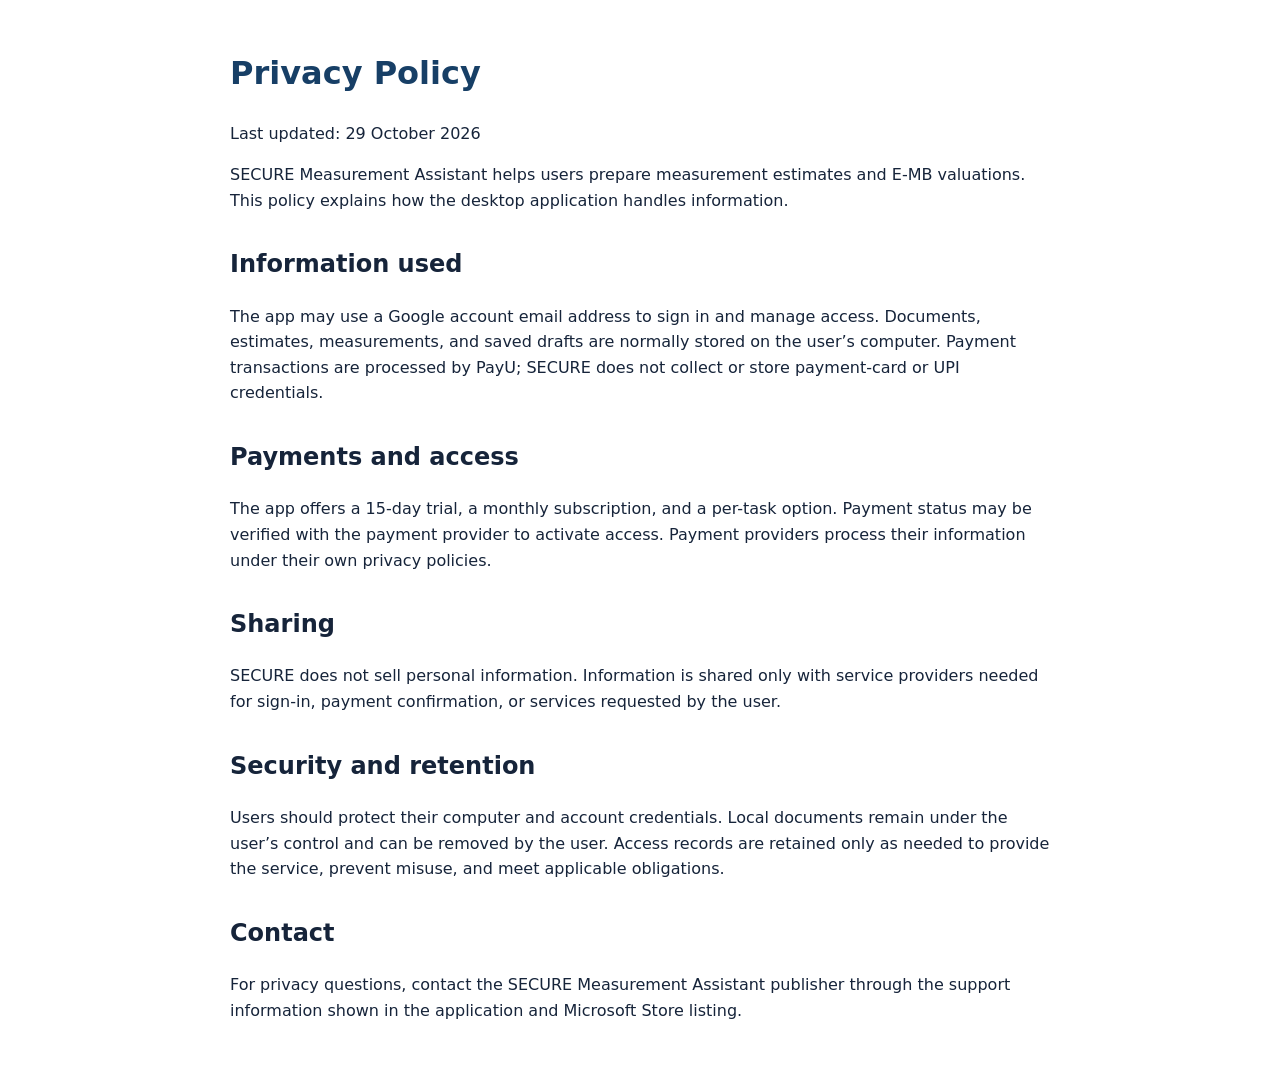
<file: privacy.html>
<!doctype html>
<html lang="en">
<head>
  <meta charset="utf-8">
  <meta name="viewport" content="width=device-width, initial-scale=1">
  <title>Privacy Policy | SECURE Measurement Assistant</title>
  <style>body{max-width:820px;margin:48px auto;padding:0 20px;font:16px/1.6 system-ui,sans-serif;color:#16243a}h1{color:#173f66}h2{margin-top:32px}</style>
</head>
<body>
  <h1>Privacy Policy</h1>
  <p>Last updated: 29 October 2026</p>
  <p>SECURE Measurement Assistant helps users prepare measurement estimates and E-MB valuations. This policy explains how the desktop application handles information.</p>
  <h2>Information used</h2>
  <p>The app may use a Google account email address to sign in and manage access. Documents, estimates, measurements, and saved drafts are normally stored on the user’s computer. Payment transactions are processed by PayU; SECURE does not collect or store payment-card or UPI credentials.</p>
  <h2>Payments and access</h2>
  <p>The app offers a 15-day trial, a monthly subscription, and a per-task option. Payment status may be verified with the payment provider to activate access. Payment providers process their information under their own privacy policies.</p>
  <h2>Sharing</h2>
  <p>SECURE does not sell personal information. Information is shared only with service providers needed for sign-in, payment confirmation, or services requested by the user.</p>
  <h2>Security and retention</h2>
  <p>Users should protect their computer and account credentials. Local documents remain under the user’s control and can be removed by the user. Access records are retained only as needed to provide the service, prevent misuse, and meet applicable obligations.</p>
  <h2>Contact</h2>
  <p>For privacy questions, contact the SECURE Measurement Assistant publisher through the support information shown in the application and Microsoft Store listing.</p>
</body>
</html>
</file>
<file: styles.css>
:root{--ink:#182334;--muted:#586174;--green:#59369f;--paper:#f6f5fa;--line:#e5e3ed}*{box-sizing:border-box}body{margin:0;font:17px/1.7 system-ui,-apple-system,Segoe UI,sans-serif;color:var(--ink);background:var(--paper)}a{color:var(--green);text-underline-offset:4px}a:hover{color:#402477}a:focus-visible{outline:3px solid #bb790b;outline-offset:5px}.wrap{max-width:1120px;margin:auto;padding:0 28px}header{background:#fff;border-bottom:1px solid var(--line)}header .wrap{display:flex;align-items:center;justify-content:space-between;gap:28px;padding-top:23px;padding-bottom:23px}.brand{display:flex;gap:12px;align-items:center;text-decoration:none;color:var(--ink);font-weight:750;font-size:15px;line-height:1.35}.mark{display:grid;place-items:center;width:43px;height:43px;background:var(--green);color:white;border-radius:10px;font-size:22px}.brand small{display:block;font-weight:500;color:var(--muted)}nav{display:flex;flex-wrap:wrap;gap:24px;font-size:14px}nav a{color:var(--ink);text-decoration:none}nav a[aria-current]{border-bottom:2px solid var(--green)}.eyebrow{font-size:12px;letter-spacing:.16em;font-weight:750;text-transform:uppercase;color:var(--green)}.hero{padding:76px 0 64px;display:grid;grid-template-columns:1.3fr 1fr;gap:60px;align-items:center}h1{font-size:clamp(36px,5vw,61px);line-height:1.08;letter-spacing:-.045em;margin:18px 0 25px}h2{font-size:29px;line-height:1.25;letter-spacing:-.025em}h3{font-size:19px;line-height:1.4}.lead{font-size:19px;color:var(--muted)}.button{display:inline-block;background:var(--green);color:#fff;padding:12px 21px;border-radius:7px;text-decoration:none;font-size:15px;font-weight:650;margin:12px 12px 0 0}.button:hover{background:#402477;color:white}.sheet{background:#fff;padding:30px;border:1px solid var(--line);border-radius:16px;box-shadow:0 16px 40px #142e370b}.sheet-top{display:flex;justify-content:space-between;border-bottom:1px solid var(--line);padding-bottom:18px;font-size:12px;letter-spacing:.06em}.pill{color:var(--green);background:#eeebf6;padding:3px 9px;border-radius:4px}.steps{padding:0;list-style:none;counter-reset:steps}.steps li{padding:16px 0;border-bottom:1px solid var(--line);display:flex;gap:15px;align-items:center}.steps li:before{counter-increment:steps;content:"0" counter(steps);font-size:12px;color:var(--green);font-weight:bold}.steps strong{display:block;font-size:16px}.steps span{font-size:13px;color:var(--muted)}.note{font-size:13px;color:var(--muted)}section{padding:35px 0 50px}.grid{display:grid;grid-template-columns:repeat(3,1fr);gap:22px}.card{border-top:2px solid var(--green);padding:15px 4px}.card p{color:var(--muted);font-size:15px}.band{background:#eeebf6;border-radius:12px;padding:28px 32px;margin:15px 0 45px;display:grid;grid-template-columns:1fr 1fr;gap:30px}.band p{font-size:15px;color:var(--muted)}.legal{max-width:810px;padding-top:56px;padding-bottom:70px}.legal h1{font-size:48px}.legal h2{font-size:23px;margin-top:34px}.legal p,.legal li{font-size:16px}.legal .summary{border-left:4px solid var(--green);padding:16px 22px;background:#eeebf6}.legal table{width:100%;border-collapse:collapse;font-size:15px}.legal th,.legal td{text-align:left;border-bottom:1px solid var(--line);padding:12px;vertical-align:top}footer{border-top:1px solid var(--line);padding:28px 0 32px;background:#fff;font-size:13px;color:var(--muted)}footer .wrap{display:flex;justify-content:space-between;gap:24px}.skip{position:absolute;left:-9999px}.skip:focus{left:20px;top:10px;background:white;padding:10px;z-index:10}@media(max-width:760px){header .wrap{align-items:flex-start;flex-direction:column;gap:18px}nav{gap:20px}.hero{grid-template-columns:1fr;padding:40px 0;gap:28px}.grid,.band{grid-template-columns:1fr;gap:15px}.wrap{padding-left:22px;padding-right:22px}.legal h1{font-size:38px}footer .wrap{flex-direction:column}.legal table{font-size:13px}.legal th,.legal td{padding:8px}}
.card{background:#fff;border:1px solid var(--line);border-radius:13px;padding:24px;box-shadow:0 4px 20px #26204406}.hero .button{margin-bottom:12px}.sheet{box-shadow:0 12px 40px #4024770a}@media(prefers-reduced-motion:reduce){*{scroll-behavior:auto!important}}
</file>
<file: app/app.css>
:root{font:15px/1.45 "Segoe UI",Arial,sans-serif;color:#172554;background:#f4efff;color-scheme:light;--rail:#713bf0;--accent:#713bf0;--accent-soft:#f7f2ff;--card:#fff;--line:#e2d8fa;--muted:#625f78;--orange:#f27618;--green:#b5ec55;--shadow:0 1px 3px #32215c14}*{box-sizing:border-box}body{margin:0;min-height:100vh;display:flex;background:#f4efff;color:#172554}.rail{position:sticky;top:0;flex:0 0 278px;height:100vh;overflow:auto;background:var(--rail);color:white;padding:28px 20px 22px;display:flex;flex-direction:column;gap:32px}.brand{display:flex;align-items:flex-start;gap:10px;color:#fff;text-decoration:none;font-size:26px;font-weight:800;line-height:1.1;letter-spacing:.1px}.brand b{font-size:25px}.brand small{display:block;margin-top:7px;font-size:14px;font-weight:500;letter-spacing:0}.rail nav{display:grid;gap:3px}.rail nav button{width:100%;border:0;border-radius:14px;background:transparent;color:#fff;text-align:left;padding:14px 17px;font:700 15px "Segoe UI",Arial,sans-serif}.rail nav button:hover{background:#ffffff22}.rail nav button.active{background:#fff;color:#713bf0}.rail-footer{margin-top:auto;font-size:13px}.rail-footer span,.rail-footer small{font-weight:600;letter-spacing:.2px}.rail-footer p{margin:7px 0 18px;max-width:180px;font-size:14px;line-height:1.5}.rail-footer small{font-size:12px}main{width:min(100%,1650px);min-width:0;flex:1;margin:auto;padding:22px 24px 16px}.topbar{display:flex;justify-content:space-between;align-items:center;gap:18px;margin-bottom:18px}.eyebrow{margin:0 0 4px;color:var(--orange);font-size:11px;font-weight:800;letter-spacing:.8px}.topbar h1{margin:0;color:#1a2558;font-size:28px;line-height:1.2;font-weight:800}.subtitle{margin:6px 0 0;color:var(--muted);font-size:14px}.account-area{display:flex;align-items:center;gap:14px}.account-card{min-width:250px;background:#fff;border:1px solid var(--line);border-radius:16px;padding:12px 17px;display:grid;gap:4px;box-shadow:var(--shadow)}.account-card small{font-size:10px;color:var(--orange);font-weight:800}.account-card strong{max-width:290px;overflow:hidden;text-overflow:ellipsis;white-space:nowrap;font-size:15px}.text-size{display:grid;gap:4px;color:var(--orange);font-size:10px;font-weight:800}.text-size select{min-width:128px;padding:10px 12px;border:1px solid var(--line);border-radius:10px;background:#fff;color:#172554;font:14px "Segoe UI",Arial,sans-serif}.workflow{height:62px;position:relative;display:flex;align-items:flex-start;justify-content:space-between;background:#fff;border:1px solid var(--line);border-radius:12px;padding:10px 18px 8px;margin:0 0 14px;overflow:hidden}.workflow-line{position:absolute;z-index:0;left:35px;right:35px;top:20px;height:4px;border-radius:5px;background:linear-gradient(90deg,#713bf0 0 20%,#dfd5f4 20%)}.step{position:relative;z-index:1;display:flex;flex-direction:column;align-items:center;gap:4px;min-width:54px;color:#211b49;font-size:12px}.step:first-of-type{align-items:flex-start}.step:last-of-type{align-items:flex-end}.step b{display:grid;place-items:center;width:28px;height:28px;border-radius:50%;background:#9a75fa;color:#fff;font-size:14px;font-weight:700}.step.current b{background:#713bf0}.notice{display:flex;justify-content:space-between;align-items:center;gap:18px;min-height:80px;padding:13px 18px;border:1px solid #ffc675;border-radius:15px;background:#fff7e9;color:#172554;margin-bottom:14px;box-shadow:var(--shadow)}.notice strong{font-size:15px}.notice p{margin:2px 0;color:var(--muted);font-size:12px}.notice-actions{display:flex;align-items:center;gap:8px}.notice-actions #google-button{min-width:170px}.page{min-width:0}.welcome-strip{display:flex;align-items:center;justify-content:space-between;min-height:70px;margin:0 0 12px;padding:2px 2px}.welcome-strip .eyebrow{margin:0}.welcome-strip h2{margin:1px 0;color:#1a2558;font-size:22px;font-weight:800}.welcome-strip p:last-child{margin:0;color:var(--muted);font-size:12px}.welcome-icon{display:grid;place-items:center;width:54px;height:54px;border-radius:15px;background:#fff;color:var(--accent);font-size:34px}.overview-grid{display:grid;grid-template-columns:repeat(3,minmax(0,1fr));gap:12px}.card{min-width:0;padding:16px 17px;background:var(--card);border:1px solid var(--line);border-radius:16px;box-shadow:var(--shadow)}.card h2{margin:0 0 10px;color:#1b2858;font-size:17px;font-weight:800}.card p{margin:6px 0 10px;color:var(--muted);font-size:12px}.accent-violet{border-top:3px solid #8b5cf6}.accent-blue{border-top:3px solid #3b82f6}.accent-teal{border-top:3px solid #14b8a6}.accent-orange{border-top:3px solid #f59e0b}.overview-grid>.card{min-height:193px}.lower-grid{margin-top:12px;grid-template-columns:.9fr 1.35fr 1fr}.lower-grid>.card{min-height:156px}.estimate-mark{height:30px;display:flex;align-items:center;gap:12px;padding-left:32px}.estimate-mark span{width:24px;height:18px;background:#ffd2af;clip-path:polygon(100% 0,100% 100%,0 100%)}.estimate-mark i{width:82px;height:4px;background:#f27618;transform:rotate(-8deg)}.card .estimate-mark+p{min-height:34px}.wide{display:block;width:100%;margin-top:7px}.meter{height:9px;overflow:hidden;border-radius:6px;background:#e9e1f6;margin:14px 0 7px}.meter span{display:block;width:0;height:100%;border-radius:inherit;background:var(--accent);transition:width .25s}.line-chart{position:relative;height:48px;overflow:hidden;border-radius:10px;background:#f7f1ff;margin:2px 0 10px}.line-chart:after{content:"";position:absolute;inset:0;background:repeating-linear-gradient(90deg,transparent 0 35px,#d7c5ff 35px 36px,transparent 36px 42px);opacity:.8}.line-chart svg{position:absolute;inset:7px 0;width:100%;height:34px;z-index:1}.line-chart path{fill:none;stroke:#b59aff;stroke-width:2}.chart-dot{position:absolute;z-index:2;left:10px;bottom:10px;width:8px;height:8px;background:#ff885b;border-radius:50%}.progress-label{font-size:18px;color:var(--accent)}.label{display:block;color:var(--muted);font-size:10px;margin-bottom:7px}.card #current-name{display:block;font-size:15px;margin:6px 0}.estimate-state{display:flex;justify-content:space-between;align-items:center;min-height:28px;color:var(--muted);font-size:11px}.metric{display:grid;place-items:center;width:68px;height:68px;border:9px solid #ffefe3;border-radius:50%;color:#172554;font-size:20px;font-weight:800}.recent-card .table-scroll{max-height:92px}.table-scroll{max-width:100%;overflow:auto}table{width:100%;border-collapse:collapse;font-size:11px}td,th{padding:7px 8px;text-align:left;border-bottom:1px solid var(--line);white-space:nowrap}th{background:#f0eaff;color:#394178;font-size:10px;font-weight:800}.card ol{margin:7px 0;padding-left:19px;color:var(--muted);font-size:11px}.card li{padding:2px 0}.statusbar{display:flex;justify-content:space-between;align-items:center;min-height:52px;margin-top:12px;padding:9px 15px;border:1px solid #cfdfcc;border-radius:13px;background:#eaf6e8}.statusbar strong{color:#e46d10;font-size:11px}.statusbar p{margin:2px 0 0;color:var(--muted);font-size:11px}footer{display:flex;align-items:center;gap:7px;min-height:47px;margin-top:5px;color:var(--muted);font-size:11px}.footer-actions{display:flex;gap:8px;margin-left:auto}button,.download-link{font:600 13px "Segoe UI",Arial,sans-serif;cursor:pointer;border:1px solid var(--line);border-radius:10px;padding:9px 13px;background:#fff;color:#31245f;text-decoration:none}button:hover:not(:disabled),.download-link:hover{border-color:var(--accent);color:var(--accent)}button:disabled{opacity:.55;cursor:not-allowed}.primary{background:#713bf0!important;border-color:#713bf0!important;color:#fff!important}.notice-actions button{padding:8px 11px}.fields{display:grid;grid-template-columns:1.5fr 1fr 1fr;gap:12px;margin:12px 0}label{display:grid;gap:5px;font-size:12px;font-weight:700}input{width:100%;padding:8px 9px;border:1px solid var(--line);border-radius:7px;background:#fff;color:#172554;font:14px "Segoe UI",Arial,sans-serif}fieldset{border:0;margin:0;padding:0;min-width:0}#rows td input{min-width:70px}#rows td:nth-child(3) input{min-width:170px}#rows td:nth-child(4) input{font-weight:800}.actions{display:flex;flex-wrap:wrap;gap:8px;margin-top:12px}.totals{font-weight:700;padding:13px 0;line-height:1.7}.subtle,footer{color:var(--muted)}#errors{color:#b91c1c}.file-pick{display:inline-grid;max-width:100%;margin:8px 0 12px;padding:10px 13px;border:1px solid var(--line);border-radius:9px;background:#fff;color:#31245f}.file-pick input{max-width:380px;margin-top:5px}.saved-list{display:grid;gap:9px}.saved-estimate{display:flex;justify-content:space-between;align-items:center;gap:12px;padding:11px;border:1px solid var(--line);border-radius:10px}.saved-estimate strong{display:block}.saved-estimate small{color:var(--muted)}.download-link{display:inline-block}.account-card{color:#172554}.rail nav button:focus-visible,button:focus-visible,a:focus-visible,input:focus-visible,select:focus-visible{outline:3px solid #a78bfa;outline-offset:2px}[hidden]{display:none!important}body.dark{background:#0c1224;color:#f4f6ff;color-scheme:dark;--card:#151e36;--line:#4a5976;--muted:#cbd5e1;--accent:#b8a0ff}body.dark main{color:#f4f6ff}body.dark .topbar h1,body.dark .welcome-strip h2,body.dark .card h2{color:#f4f6ff}body.dark .card,body.dark .account-card,body.dark .text-size select,body.dark button,body.dark input,body.dark .file-pick{background:#151e36;color:#f4f6ff}body.dark .notice{background:#352817;border-color:#8a612b;color:#fff6df}body.dark .workflow{background:#151e36}body.dark .workflow-line{background:linear-gradient(90deg,#9b79ff 0 20%,#39435d 20%)}body.dark .step{color:#f4f6ff}body.dark th{background:#27314e;color:#f4f6ff}body.dark .line-chart{background:#21183a}body.dark .meter{background:#35304d}body.dark .primary{background:#7446e8!important}body.dark .statusbar{background:#172a25;border-color:#436556}body.dark .metric{color:#f4f6ff;border-color:#543b32}body.dark #errors{color:#ffb4b4}body.text-small{font-size:13px}body.text-large{font-size:17px}@media(max-width:1050px){.rail{flex-basis:220px;padding:22px 14px}.overview-grid{grid-template-columns:repeat(2,minmax(0,1fr))}.lower-grid{grid-template-columns:1fr 1.4fr}.lower-grid>.card:last-child{display:none}.topbar h1{font-size:24px}}@media(max-width:700px){body{display:block}.rail{position:relative;width:100%;height:auto;padding:15px;gap:13px}.brand{font-size:21px}.rail nav{display:flex;gap:4px;overflow-x:auto}.rail nav button{width:auto;white-space:nowrap;padding:10px 12px}.rail-footer{display:none}main{padding:14px}.topbar{align-items:flex-start}.account-area{flex-direction:column;align-items:flex-end}.account-card{min-width:150px;max-width:180px;padding:8px}.account-card strong{max-width:145px}.text-size select{min-width:100px}.notice{align-items:flex-start;flex-direction:column}.notice-actions{flex-wrap:wrap}.overview-grid,.lower-grid{grid-template-columns:1fr}.lower-grid>.card:last-child{display:block}.welcome-strip h2{font-size:19px}.workflow{padding-inline:7px}.workflow-line{left:22px;right:22px}.step{font-size:10px}.fields{grid-template-columns:1fr}}
.review-tools{display:flex;align-items:flex-end;gap:10px;flex-wrap:wrap;margin:12px 0}.review-tools label{min-width:min(320px,100%)}#review-state{color:var(--muted);font-size:12px;padding:8px}.estimate-item{margin:10px 0;border:1px solid var(--line);border-radius:10px;background:var(--card)}.estimate-item>summary{padding:12px 14px;cursor:pointer;font-weight:750;color:var(--accent)}.estimate-item>.table-scroll{padding:0 12px 12px}.estimate-item button{margin:0 12px 12px}.estimate-item table{min-width:1120px}.estimate-item td input{min-width:72px}.estimate-item td:nth-child(2) input{min-width:180px}.estimate-item td:nth-child(9) input{min-width:150px}.estimate-item .item-warning{margin:4px 12px;padding:8px;background:#fff1dc;color:#913d00;border-radius:6px}.estimate-item tr.deduction-row{background:#fff0ed}.estimate-item tr.deduction-row td{color:#9c2d2d}body.dark .estimate-item tr.deduction-row{background:#40232c}body.dark .estimate-item tr.deduction-row td{color:#ffc2c2}body.dark .estimate-item .item-warning{background:#47351f;color:#ffe2a8}
.reader-choice{display:grid;gap:5px;color:var(--muted);font-size:11px;font-weight:700}.reader-choice select{width:100%;padding:8px 10px;border:1px solid var(--line);border-radius:8px;background:#fff;color:#172554;font:13px "Segoe UI",Arial,sans-serif}body.dark .reader-choice select{background:#151e36;color:#f4f6ff}
.workflow-line{background:#dfd5f4}.workflow-line:after{content:"";display:block;width:var(--workflow-progress,0%);height:100%;border-radius:inherit;background:var(--accent);transition:width .25s ease}.step.done b{background:#7e57df}.meter.is-indeterminate span{width:32%;animation:reading-slide 1.2s ease-in-out infinite alternate}.line-chart.is-reading svg path{stroke-dasharray:10 7;animation:reading-dash 1.1s linear infinite}@keyframes reading-slide{from{transform:translateX(0)}to{transform:translateX(210%)}}@keyframes reading-dash{to{stroke-dashoffset:-34}}body.dark .workflow-line{background:#39435d}
.notice-copy{flex:1;min-width:0}#payment-options{margin-top:10px;padding-top:10px;border-top:1px solid #edc987}#payment-options>strong{display:block;font-size:14px}#payment-options p{max-width:760px}.payment-buttons{display:flex;flex-wrap:wrap;gap:8px;margin-top:7px}.payment-buttons button{padding:8px 12px}#qr-panel{display:flex;align-items:center;gap:14px;flex-wrap:wrap;margin-top:9px}#qr-panel label{min-width:230px}#qr-panel select{padding:8px;border:1px solid var(--line);border-radius:8px;background:#fff;color:#172554}#payu-qr{width:210px;height:210px;background:#fff;border-radius:8px;padding:5px}#qr-status{font-size:12px}body.dark #payment-options{border-color:#8a612b}body.dark #qr-panel select{background:#151e36;color:#f4f6ff}
</file>
<file: app/workspace.css>
/* Canva workspace: shared presentation only; desktop workflow controls stay intact. */
:root{--rail:#402477;--accent:#59369f;--muted:#586174;--line:#e5e3ed;--shadow:0 4px 20px #26204406}
body{background:#f6f5fa;color:#182334}
.rail{flex-basis:238px;padding:26px 18px;gap:18px;background:var(--rail)}
.brand{font-size:23px}.brand small{font-size:12px;line-height:1.5}.brand b{display:none}
.nav-label{margin:14px 10px 0;color:#d4c6f1;font-size:10px;font-weight:700;letter-spacing:1.2px}
.rail nav{counter-reset:workspace;gap:4px}.rail nav button{counter-increment:workspace;border-radius:9px;padding:12px 10px;font-size:13px;display:flex;align-items:center;gap:12px}
.rail nav button:before{content:counter(workspace,decimal-leading-zero);font-size:10px;font-weight:500;opacity:.8}
.rail nav button.active{background:#ffffff24;color:white}.rail-footer{padding:14px 10px;background:#ffffff12;border-radius:10px}.rail-footer p{font-size:12px;max-width:none;margin-bottom:10px}
main{align-self:flex-start;margin:0 auto;padding:22px 26px;max-width:1800px}
.topbar{padding-bottom:18px;border-bottom:1px solid var(--line);flex-wrap:wrap}.topbar h1{font-size:23px;color:#182334}.eyebrow{color:var(--accent)}
.account-area{gap:8px;flex-wrap:wrap}.account-card{min-width:180px;padding:9px 12px;border-radius:9px;box-shadow:none}.account-card strong{font-size:13px}.account-card small,.text-size{color:var(--muted)}
.text-size select{min-width:100px}.notice{min-height:0;background:#faf7ee;border-color:#e9d8af;border-radius:10px;padding:12px 16px}.notice-actions{flex-wrap:wrap}
.welcome-strip{margin:18px 0;gap:16px}.welcome-strip h2{font-size:25px;color:#182334}.welcome-strip p:last-child{font-size:13px}
.overview-metrics{display:grid;grid-template-columns:1.2fr 1fr .8fr 1fr;gap:14px;margin-bottom:16px}
.overview-panels{display:grid;grid-template-columns:repeat(2,minmax(0,1fr));gap:16px}
.card{padding:20px;border-radius:13px;border:1px solid var(--line);box-shadow:var(--shadow)}
.card h2{color:#182334;font-size:16px}.card p{font-size:13px;line-height:1.6}.overview-metrics .card h2{font-size:12px;font-weight:500;color:var(--muted)}
.metric-value{display:block;font-size:24px;line-height:1.3;overflow-wrap:anywhere}.metric{display:block;border:0;border-radius:0;width:auto;height:auto;font-size:26px;color:#182334}
.overview-metrics #current-name{font-size:17px;overflow-wrap:anywhere}.overview-metrics .card{display:flex;flex-direction:column;align-items:flex-start}.overview-metrics .card button{margin-top:auto}
.overview-metrics #overview-access{font-size:18px}.overview-panels .recent-card .table-scroll{max-height:180px;min-height:92px}
.shortcut-grid{display:grid;grid-template-columns:1fr 1fr;gap:10px;margin:18px 0}.estimate-mark{height:20px;padding-left:8px}
button,.download-link{border-radius:7px;min-height:40px;color:#28344a}.primary{background:#59369f!important;border-color:#59369f!important}.wide{margin-top:9px}
.workflow{border-radius:10px;background:var(--card)}.workflow-line:after{background:#59369f}.step.current b,.step.done b{background:#59369f}
.meter span{background:#168777}.line-chart{background:#f3f0f9}.line-chart path{stroke:#168777}.progress-label{color:#147969}
table{font-size:13px}th{font-size:12px;background:#f3f1f8;color:#46516b;padding:12px}td{padding:10px}#rows input{min-height:40px}#page-emb .table-scroll{min-height:360px;max-height:70vh}thead th{position:sticky;top:0;z-index:1}
.statusbar{background:#eef5f2;border-color:#d7e5df;border-radius:9px}.statusbar strong{color:#176653}
.skip-link{position:fixed;top:-80px;left:16px;z-index:20;background:var(--card);color:var(--accent);padding:12px}.skip-link:focus{top:12px}
body.dark{--rail:#241c3b;--card:#192333;--line:#3b465b;--muted:#bac4d4;--accent:#c6afff;background:#101722;color:#eef3fa}
body.dark .eyebrow,body.dark .progress-label{color:#b9a2f6}body.dark .card h2,body.dark .topbar h1,body.dark .welcome-strip h2,body.dark .metric{color:#eef3fa}
body.dark .overview-metrics .card h2{color:var(--muted)}body.dark .account-card,body.dark button,body.dark input,body.dark select,body.dark .workflow{background:var(--card);color:#eef3fa}
body.dark .notice{background:#29261f;border-color:#796344}body.dark .line-chart,body.dark th{background:#242e40}body.dark th{color:#eef3fa}body.dark .statusbar strong{color:#93d7be}
body.text-large .card p,body.text-large button,body.text-large input,body.text-large table{font-size:16px}body.text-large .rail nav button{font-size:16px}
@media(max-width:1250px){.overview-metrics{grid-template-columns:repeat(2,minmax(0,1fr))}.rail{flex-basis:210px}.topbar{align-items:flex-start}.account-card{min-width:160px}}
@media(max-width:760px){.rail{width:100%;height:auto;padding:16px}.nav-label{display:none}.rail nav button{flex:none}.rail nav button:before{display:none}body{display:block}main{padding:16px}.topbar{display:block}.account-area{flex-direction:row;align-items:center;margin-top:16px}.overview-panels{grid-template-columns:1fr}.notice{flex-direction:column;align-items:flex-start}.welcome-strip h2{font-size:22px}.card{padding:16px}.rail-footer{display:none}.fields{grid-template-columns:1fr}.saved-estimate{flex-wrap:wrap}}
@media(max-width:460px){.overview-metrics{grid-template-columns:1fr}.account-card{max-width:100%;flex:1}.account-card strong{max-width:100%}.welcome-strip{flex-wrap:wrap}.shortcut-grid{grid-template-columns:1fr}footer{flex-wrap:wrap}.footer-actions{margin-left:0}.step{min-width:42px}}
@media(prefers-reduced-motion:reduce){*,*:before,*:after{animation:none!important;transition:none!important;scroll-behavior:auto!important}}

body.dark .rail nav button{background:transparent;color:#eef3fa}body.dark .rail nav button.active,body.dark .rail nav button:hover{background:#ffffff24}
</file>
